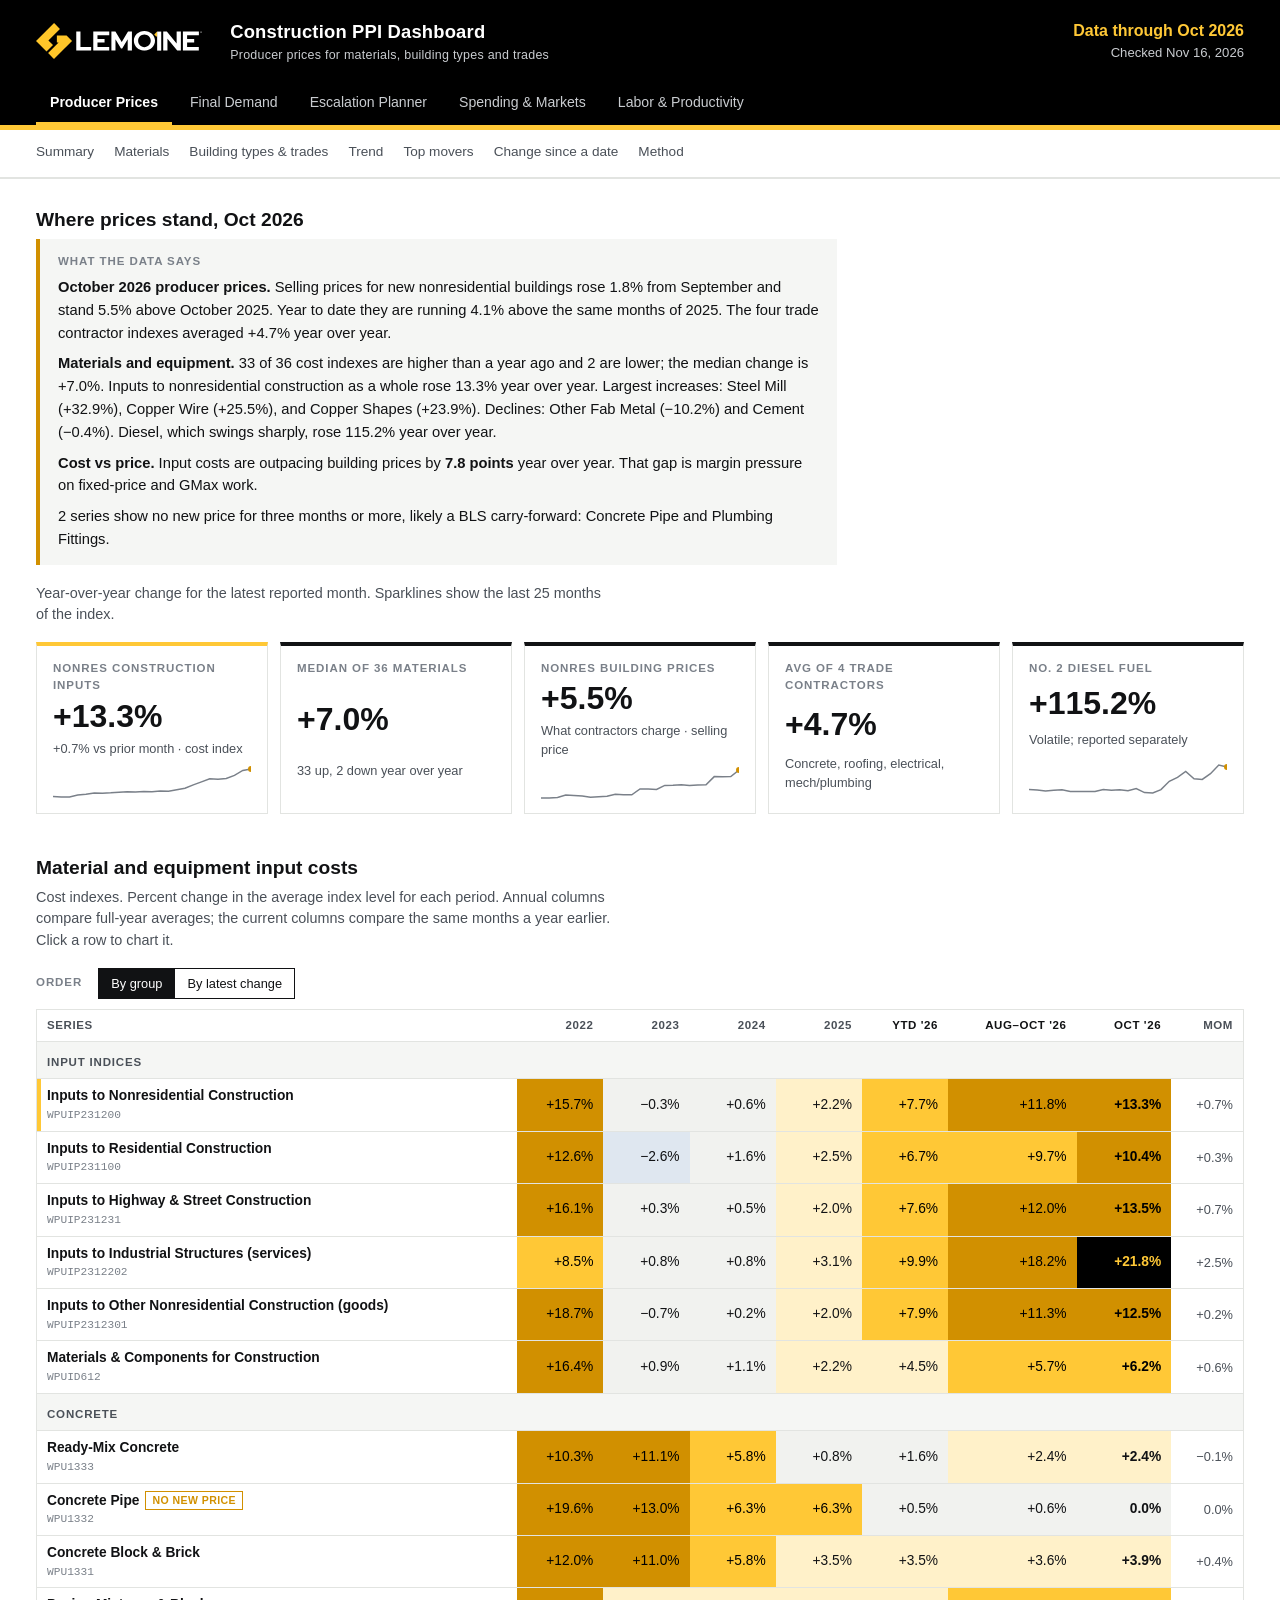
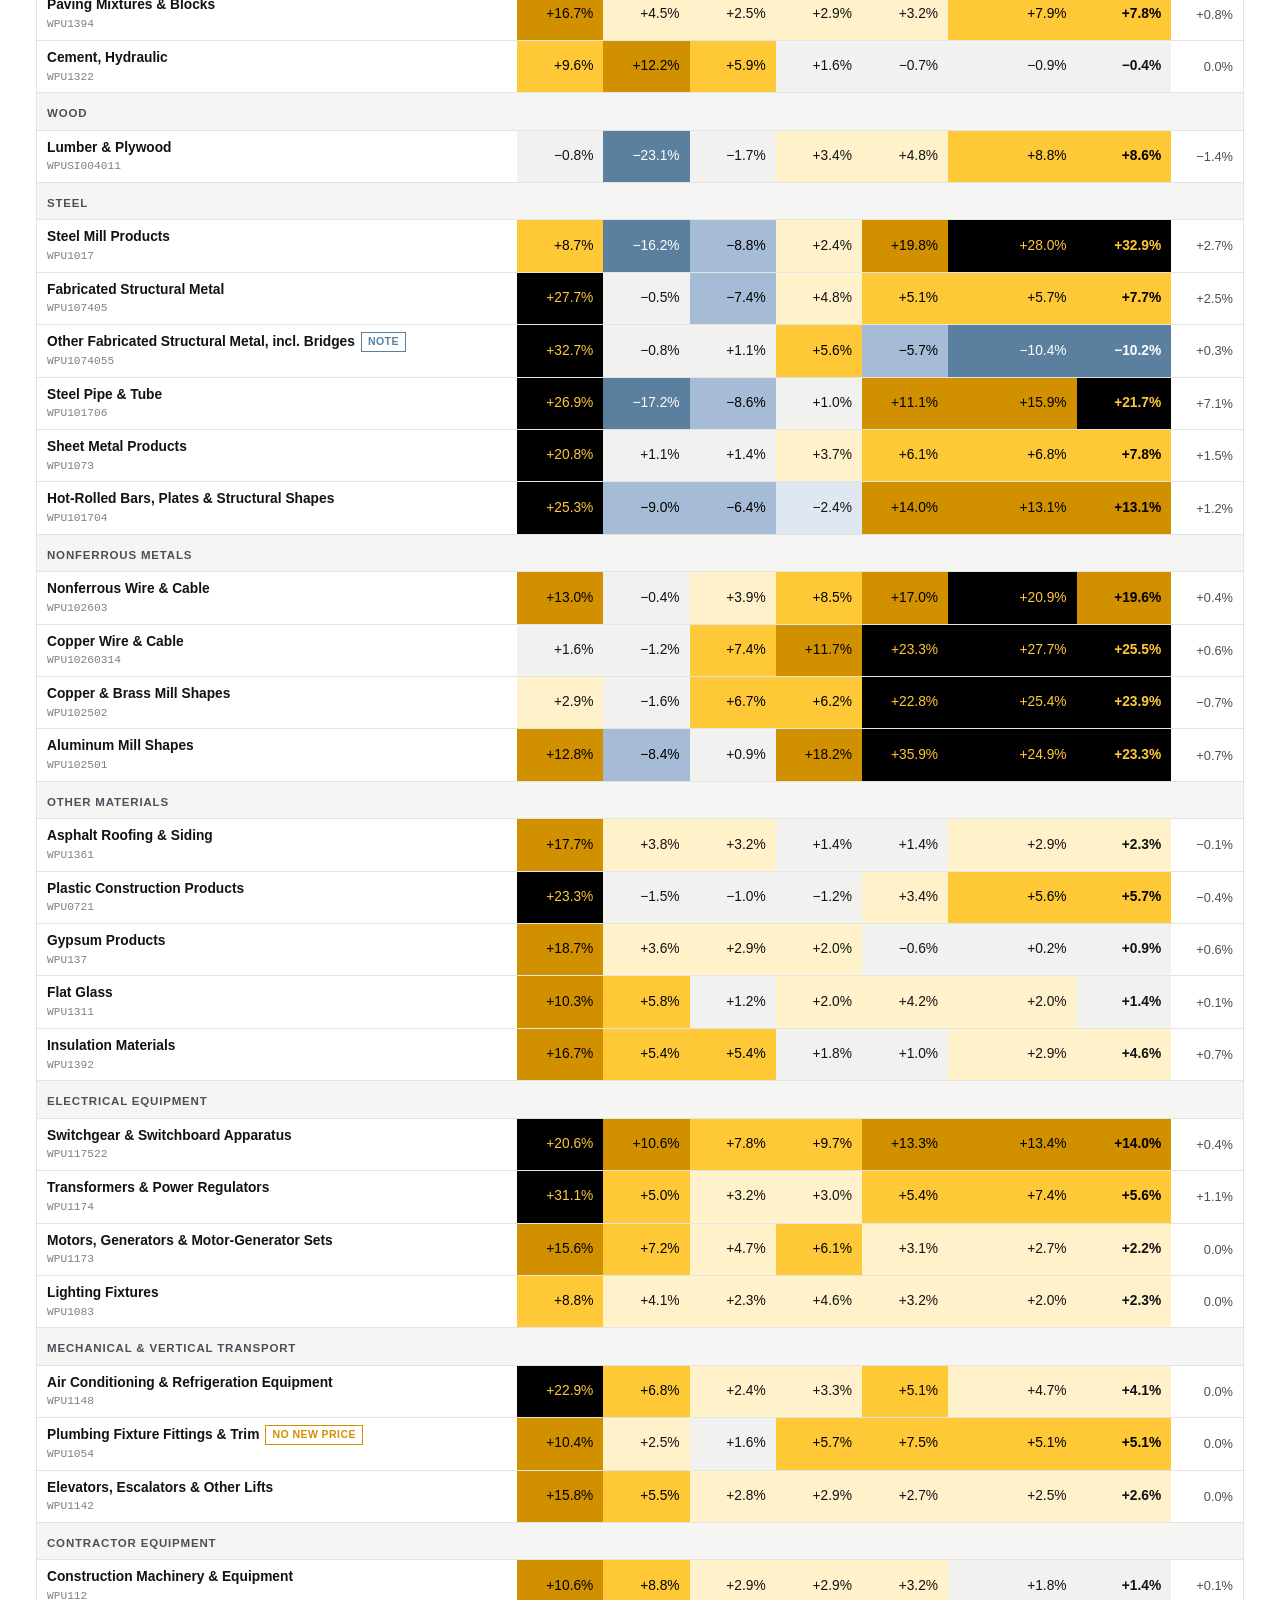
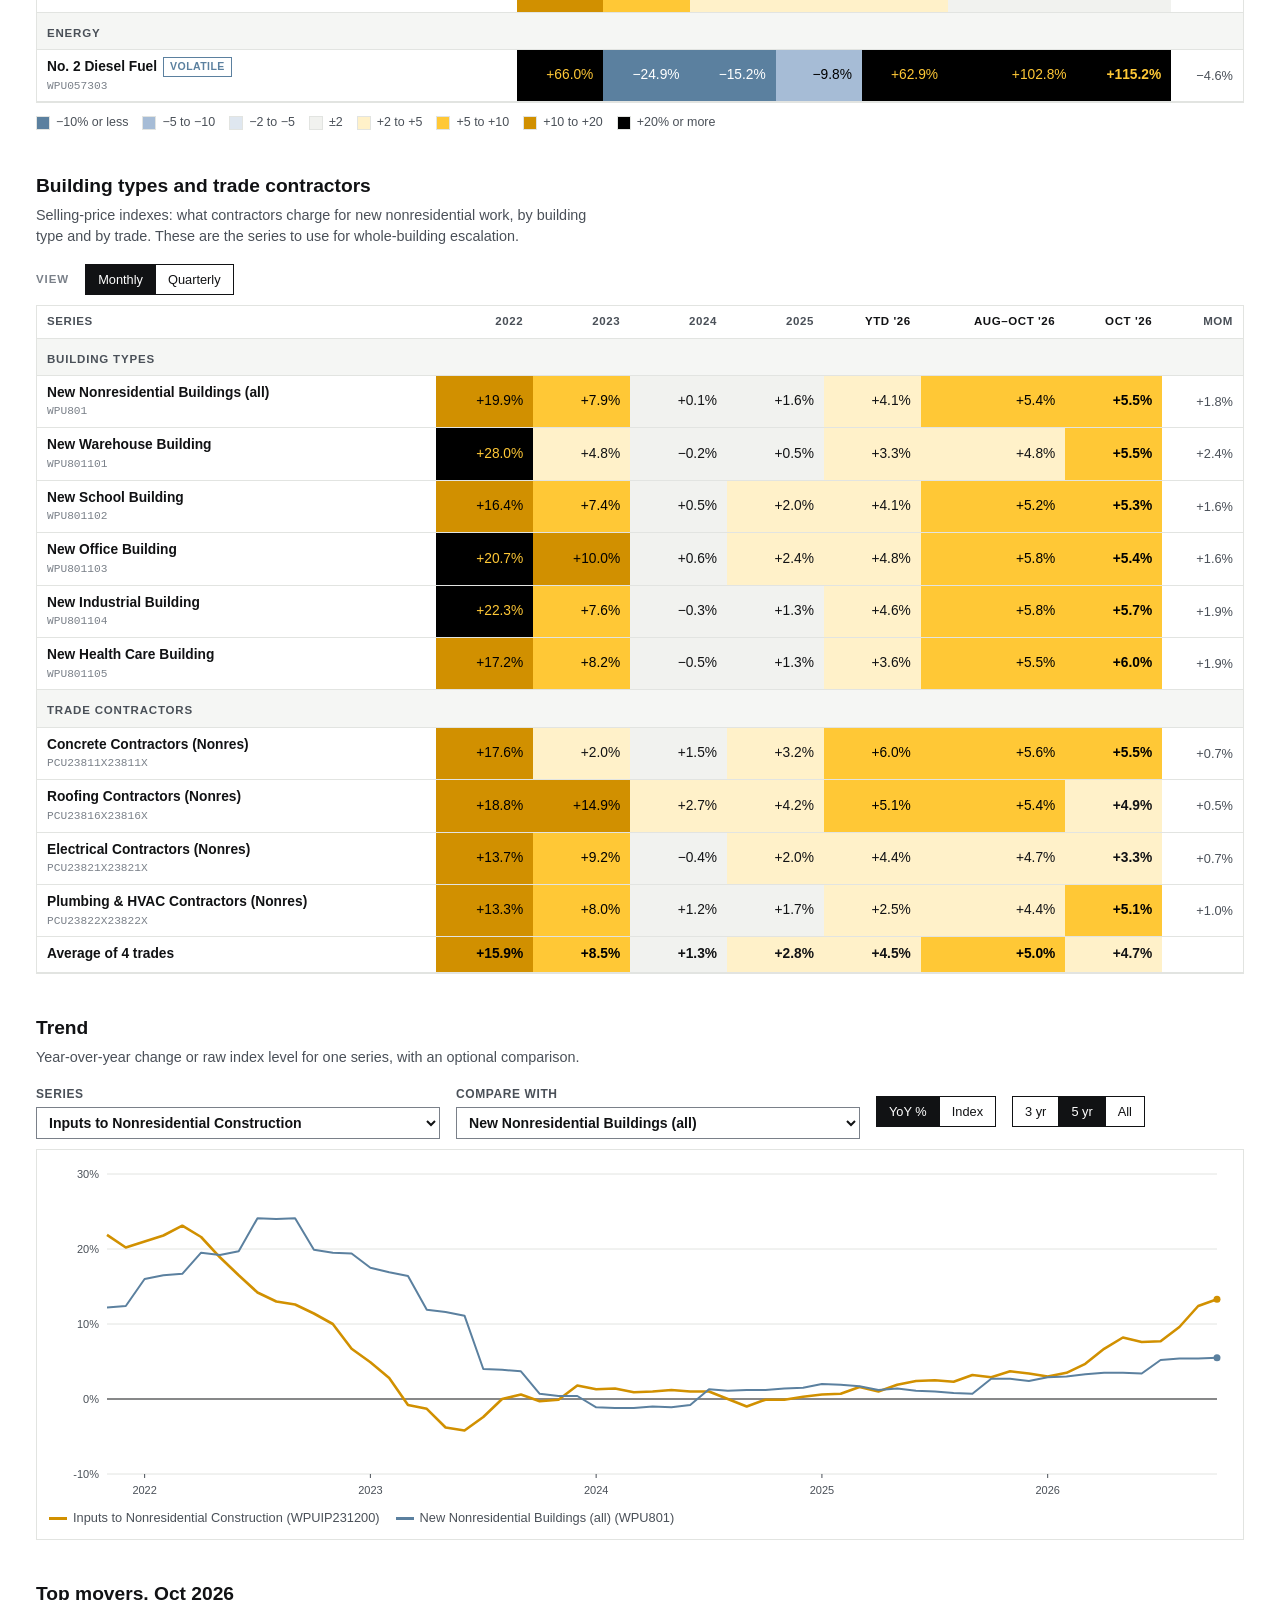
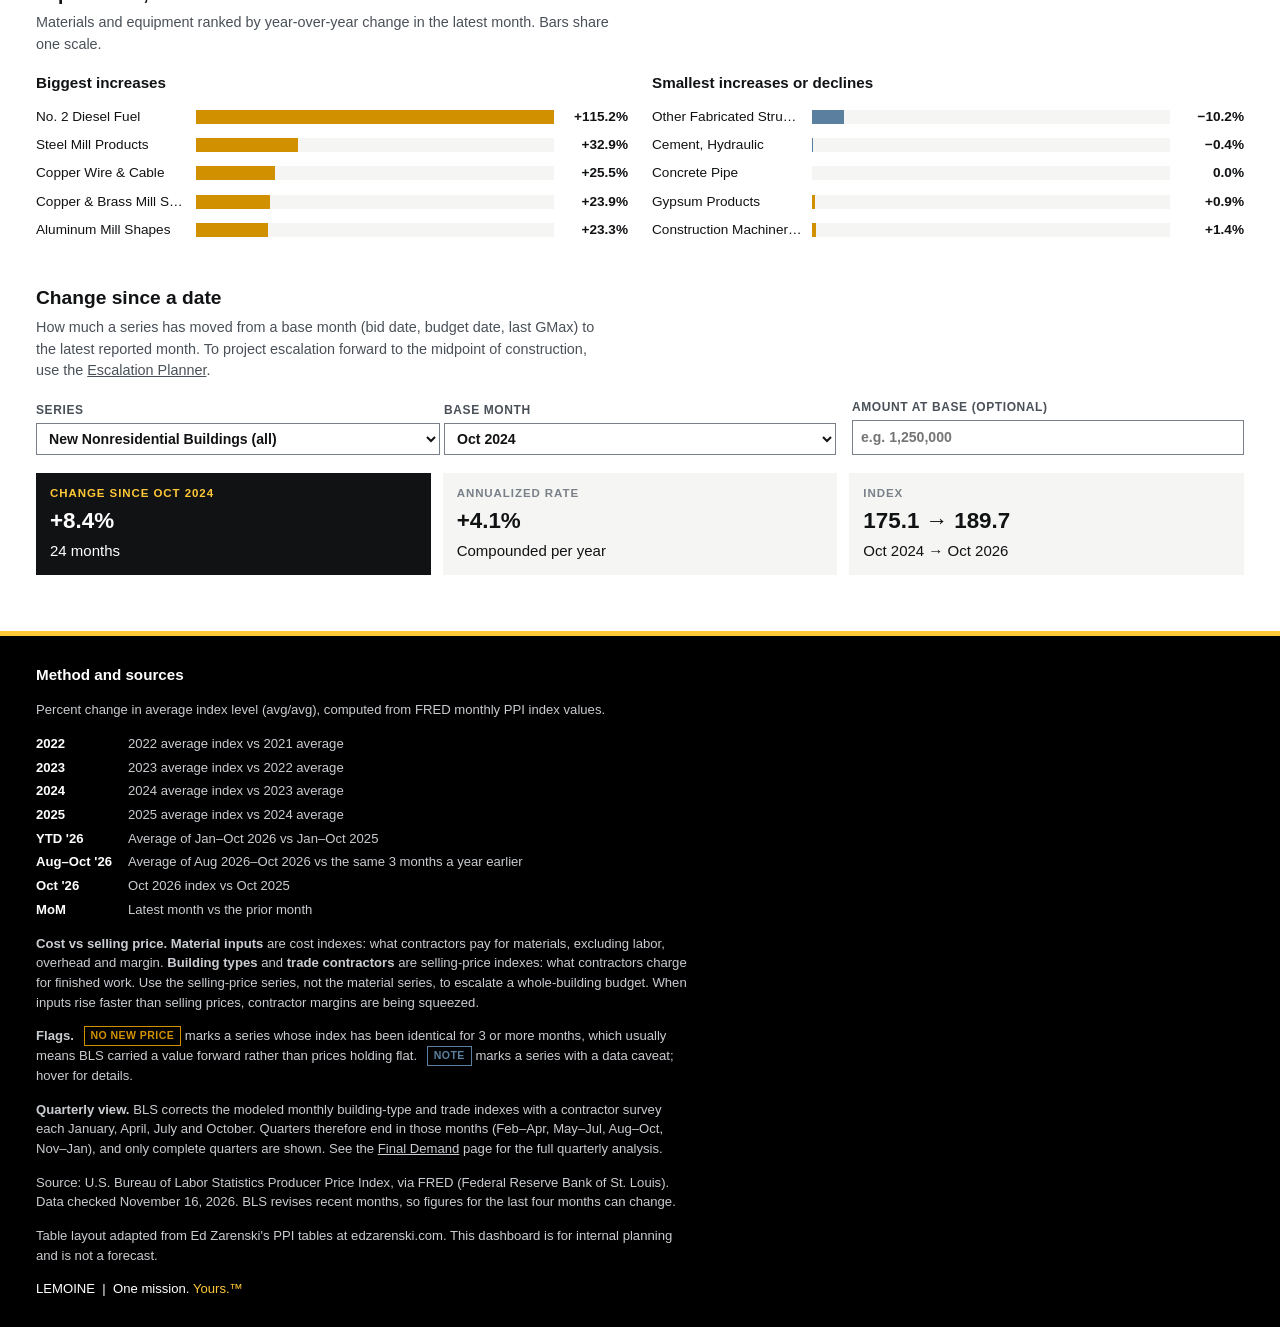
<file: site/index.html>
<!doctype html>
<html lang="en">
<head>
<meta charset="utf-8">
<meta name="viewport" content="width=device-width, initial-scale=1, viewport-fit=cover">
<title>LEMOINE Construction PPI Dashboard</title>
<meta name="description" content="Producer Price Index tracking for construction materials, building types and trade contractors. Updated automatically from FRED.">
<link rel="stylesheet" href="assets/site.css?v=8">
</head>
<body>
<div class="masthead">
<header class="band">
  <div class="wrap">
    <div class="brand">
      <img src="assets/logo-reversed.svg" alt="LEMOINE" onerror="this.remove()">
      <h1>Construction PPI Dashboard<small>Producer prices for materials, building types and trades</small></h1>
    </div>
    <div class="stamp" id="stamp"><strong>Loading data…</strong></div>
  </div>
</header>
<nav class="tabs" aria-label="Dashboards">
  <div class="wrap"><a href="./" aria-current="page">Producer Prices</a><a href="quarterly.html">Final Demand</a><a href="escalation.html">Escalation Planner</a><a href="spending.html">Spending &amp; Markets</a><a href="labor.html">Labor &amp; Productivity</a></div>
</nav>
<nav class="jump" aria-label="Sections">
  <div class="wrap">
    <a href="#summary">Summary</a><a href="#materials">Materials</a><a href="#buildings">Building types &amp; trades</a><a href="#trend-sec">Trend</a><a href="#movers">Top movers</a><a href="#escalation">Change since a date</a><a href="#method">Method</a>
  </div>
</nav>

</div>
<main>
  <div class="wrap" id="app">
    <p class="loading" id="loading">Loading the latest FRED data…</p>
  </div>
</main>

<footer id="method">
  <div class="wrap">
    <h2>Method and sources</h2>
    <p id="m-method"></p>
    <dl id="m-cols"></dl>
    <p><b>Cost vs selling price.</b> <b>Material inputs</b> are cost indexes: what contractors pay for materials, excluding labor, overhead and margin. <b>Building types</b> and <b>trade contractors</b> are selling-price indexes: what contractors charge for finished work. Use the selling-price series, not the material series, to escalate a whole-building budget. When inputs rise faster than selling prices, contractor margins are being squeezed.</p>
    <p><b>Flags.</b> <span class="flag">No new price</span> marks a series whose index has been identical for 3 or more months, which usually means BLS carried a value forward rather than prices holding flat. <span class="flag info">Note</span> marks a series with a data caveat; hover for details.</p>
    <p><b>Quarterly view.</b> BLS corrects the modeled monthly building-type and trade indexes with a contractor survey each January, April, July and October. Quarters therefore end in those months (Feb–Apr, May–Jul, Aug–Oct, Nov–Jan), and only complete quarters are shown. See the <a href="quarterly.html">Final Demand</a> page for the full quarterly analysis.</p>
    <p id="m-source"></p>
    <p>Table layout adapted from Ed Zarenski's PPI tables at edzarenski.com. This dashboard is for internal planning and is not a forecast.</p>
    <p class="tagline">LEMOINE &nbsp;|&nbsp; One mission. <span>Yours.™</span></p>
  </div>
</footer>

<script src="assets/common.js?v=8"></script>
<script>
(() => {
  'use strict';
  const { $, esc, fmtPct, fmtIdx, fmtMonth, fmtMoney, cssVar, spark, moved } = LD;
  const cellClass = (v) => v == null ? 'c-na' : v >= 20 ? 'c-u4' : v >= 10 ? 'c-u3' : v >= 5 ? 'c-u2' : v >= 2 ? 'c-u1' : v > -2 ? 'c-0' : v > -5 ? 'c-d1' : v > -10 ? 'c-d2' : 'c-d3';
  const fredUrl = (id) => `https://fred.stlouisfed.org/series/${encodeURIComponent(id)}`;

  let D, byId, state = { sort: 'group', bldView: 'monthly', a: 'WPUIP231200', b: 'WPU801', mode: 'yoy', range: 60 };

  const yoySeries = (s) => s.history.map((v, i) => (i >= 12 && v != null && s.history[i - 12] != null) ? Math.round((v / s.history[i - 12] - 1) * 1000) / 10 : null);

  function flags(s) {
    let f = '';
    if (s.staleSince) f += `<span class="flag" title="Index unchanged since ${fmtMonth(s.staleSince)}">No new price</span>`;
    if (s.note) f += `<span class="flag info" title="${esc(s.note)}">Note</span>`;
    if (s.volatile) f += `<span class="flag info" title="Swings sharply from month to month. Read with care.">Volatile</span>`;
    return f;
  }

  function narrative() {
    const S = D.summary, L = D.dataMonth, Ly = +L.slice(0, 4);
    const lead = byId.WPUIP231200, bldg = byId.WPU801, diesel = byId.WPU057303;
    const prev = LD.fmtMonthLong(LD.addMonths(L, -1)).split(' ')[0], yr = LD.fmtMonthLong(LD.addMonths(L, -12));
    const nm = (s) => esc(s.short || s.name);
    const p = [];
    if (bldg) {
      let t = `<b>${esc(LD.fmtMonthLong(L))} producer prices.</b> Selling prices for new nonresidential buildings ${moved(bldg.mom)} from ${prev} and stand ${Math.abs(bldg.cols.latest ?? 0).toFixed(1)}% ${(bldg.cols.latest ?? 0) >= 0 ? 'above' : 'below'} ${yr}.`;
      if (bldg.cols.ytd != null) t += ` Year to date they are running ${Math.abs(bldg.cols.ytd).toFixed(1)}% ${bldg.cols.ytd >= 0 ? 'above' : 'below'} the same months of ${Ly - 1}.`;
      if (D.tradeAvg?.latest != null) t += ` The four trade contractor indexes averaged ${fmtPct(D.tradeAvg.latest)} year over year.`;
      p.push(t);
    }
    const mats = D.series.filter((s) => s.kind === 'material' && s.cols.latest != null);
    const steady = mats.filter((s) => !s.volatile && s.id !== 'WPUIP231200');
    const up = [...steady].sort((a, b) => b.cols.latest - a.cols.latest).slice(0, 3).filter((s) => s.cols.latest > 0);
    const dn = [...steady].sort((a, b) => a.cols.latest - b.cols.latest).slice(0, 3).filter((s) => s.cols.latest < 0);
    let t = `<b>Materials and equipment.</b> ${S.up} of ${S.materialCount} cost indexes are higher than a year ago and ${S.down} are lower; the median change is ${fmtPct(S.medianLatest)}.`;
    if (lead) t += ` Inputs to nonresidential construction as a whole ${moved(lead.cols.latest)} year over year.`;
    if (up.length) t += ` Largest increases: ${LD.joinList(up.map((s) => `${nm(s)} (${fmtPct(s.cols.latest)})`))}.`;
    if (dn.length) t += ` ${dn.length === 1 ? 'Only decline' : 'Declines'}: ${LD.joinList(dn.map((s) => `${nm(s)} (${fmtPct(s.cols.latest)})`))}.`;
    if (diesel?.cols.latest != null) t += ` Diesel, which swings sharply, ${moved(diesel.cols.latest)} year over year.`;
    p.push(t);
    if (lead && bldg && lead.cols.latest != null && bldg.cols.latest != null) {
      const gap = Math.round((lead.cols.latest - bldg.cols.latest) * 10) / 10;
      p.push(`<b>Cost vs price.</b> Input costs are ${gap >= 0 ? 'outpacing' : 'trailing'} building prices by <b>${Math.abs(gap).toFixed(1)} points</b> year over year. ${gap >= 2 ? 'That gap is margin pressure on fixed-price and GMax work.' : gap <= -2 ? 'Contractor pricing is running ahead of input costs.' : 'The two are moving roughly together.'}`);
    }
    const stale = D.series.filter((s) => s.staleSince);
    if (stale.length) p.push(`${stale.length === 1 ? 'One series shows' : `${stale.length} series show`} no new price for three months or more, likely a BLS carry-forward: ${LD.joinList(stale.map(nm))}.`);
    return LD.readout(p);
  }

  function renderSummary() {
    const S = D.summary;
    const lead = byId.WPUIP231200, bldg = byId.WPU801, diesel = byId.WPU057303;
    const tile = (cls, eyebrow, val, sub, s) => `<div class="kpi ${cls}"><span class="eyebrow">${eyebrow}</span><span class="val num">${val}</span><span class="sub">${sub}</span>${s ? spark(s.history) : ''}</div>`;
    let html = `<section id="summary" aria-labelledby="h-sum"><h2 id="h-sum">Where prices stand, ${esc(D.dataMonthLabel)}</h2>${narrative()}<p class="lede">Year-over-year change for the latest reported month. Sparklines show the last 25 months of the index.</p><div class="kpis">`;
    if (lead) html += tile('lead', 'Nonres construction inputs', fmtPct(lead.cols.latest), `${fmtPct(lead.mom)} vs prior month · cost index`, lead);
    html += tile('', `Median of ${S.materialCount} materials`, fmtPct(S.medianLatest), `${S.up} up, ${S.down} down year over year`);
    if (bldg) html += tile('', 'Nonres building prices', fmtPct(bldg.cols.latest), 'What contractors charge · selling price', bldg);
    if (D.tradeAvg) html += tile('', 'Avg of 4 trade contractors', fmtPct(D.tradeAvg.latest), 'Concrete, roofing, electrical, mech/plumbing');
    if (diesel) html += tile('', 'No. 2 diesel fuel', fmtPct(diesel.cols.latest), 'Volatile; reported separately', diesel);
    html += `</div>`;
    return html + `</section>`;
  }

  function heatRows(list, opts = {}) {
    const cols = D.columns;
    let html = '', lastGroup = null;
    for (const s of list) {
      if (opts.groups && s.group !== lastGroup) { html += `<tr class="grp"><th colspan="${cols.length + 2}">${esc(s.group)}</th></tr>`; lastGroup = s.group; }
      html += `<tr class="row${state.a === s.id ? ' sel' : ''}" data-id="${esc(s.id)}" tabindex="0" title="Show ${esc(s.name)} in the trend chart"><td><span class="nm"><span class="t">${esc(s.name)}${flags(s)}</span><a class="id" href="${fredUrl(s.id)}" target="_blank" rel="noopener" title="${esc(s.title || 'View on FRED')}">${esc(s.id)}</a></span></td>`;
      for (const c of cols) { const v = s.cols[c.key]; html += `<td class="cell ${cellClass(v)}${c.key === 'latest' ? ' latest' : ''}">${fmtPct(v)}</td>`; }
      html += `<td class="mom">${fmtPct(s.mom)}</td></tr>`;
    }
    return html;
  }

  const heatHead = () => `<thead><tr><th scope="col">Series</th>${D.columns.map((c) => `<th scope="col" class="${c.group === 'Current' ? 'cur' : ''}" title="${esc(c.desc)}">${esc(c.label)}</th>`).join('')}<th scope="col" title="Latest month vs prior month">MoM</th></tr></thead>`;

  const legend = () => `<div class="legend" aria-label="Color key"><span><i class="c-d3"></i>−10% or less</span><span><i class="c-d2"></i>−5 to −10</span><span><i class="c-d1"></i>−2 to −5</span><span><i class="c-0"></i>±2</span><span><i class="c-u1"></i>+2 to +5</span><span><i class="c-u2"></i>+5 to +10</span><span><i class="c-u3"></i>+10 to +20</span><span><i class="c-u4"></i>+20% or more</span></div>`;

  function renderMaterials() {
    let list = D.series.filter((s) => s.kind === 'material');
    if (state.sort === 'latest') list = [...list].sort((a, b) => (b.cols.latest ?? -999) - (a.cols.latest ?? -999));
    return `<section id="materials" aria-labelledby="h-mat"><h2 id="h-mat">Material and equipment input costs</h2><p class="lede">Cost indexes. Percent change in the average index level for each period. Annual columns compare full-year averages; the current columns compare the same months a year earlier. Click a row to chart it.</p>
      <div class="toolbar"><span class="eyebrow">Order</span><div class="seg" role="group" aria-label="Row order"><button type="button" data-sort="group" aria-pressed="${state.sort === 'group'}">By group</button><button type="button" data-sort="latest" aria-pressed="${state.sort === 'latest'}">By latest change</button></div></div>
      <div class="tablebox"><table class="heat" id="t-mat">${heatHead()}<tbody>${heatRows(list, { groups: state.sort === 'group' })}</tbody></table></div>${legend()}</section>`;
  }

  // Quarterly: BLS survey quarters (ending Jan, Apr, Jul, Oct). Complete quarters only; YoY vs same quarter a year
  // earlier, plus the latest complete quarter vs the prior quarter. Full detail lives on the Final Demand page.
  function quarterTable(list) {
    const qs = list.map((s) => LD.surveyQuarters(D.months, s.history).filter((q) => q.complete));
    const keys = [...new Set(qs.flatMap((arr) => arr.map((q) => q.key)))].sort();
    const shown = keys.slice(-6); const lastQ = shown.at(-1);
    const byKey = qs.map((arr) => Object.fromEntries(arr.map((q) => [q.key, q])));
    const back = (k, n) => { const [y, q] = [+k.slice(0, 4), +k.slice(6)]; const t = y * 4 + (q - 1) - n; return `${Math.floor(t / 4)}-Q${(t % 4) + 1}`; };
    const meta = Object.fromEntries(qs.flat().map((q) => [q.key, q]));
    const rowVals = (o) => [...shown.map((k) => LD.pctChange(o[k]?.avg, o[back(k, 4)]?.avg)), LD.pctChange(o[lastQ]?.avg, o[back(lastQ, 1)]?.avg)];
    let html = `<thead><tr><th scope="col">Series</th>${shown.map((k) => `<th scope="col" title="${esc(meta[k].span)} average vs same quarter a year earlier">${esc(meta[k].short)} YoY</th>`).join('')}<th scope="col" class="cur" title="${esc(meta[lastQ].span)} vs prior quarter">${esc(meta[lastQ].short)} QoQ</th></tr></thead><tbody>`;
    let lastGroup = null; const tradeRows = [];
    list.forEach((s, i) => {
      if (s.group !== lastGroup) { html += `<tr class="grp"><th colspan="${shown.length + 2}">${esc(s.group)}</th></tr>`; lastGroup = s.group; }
      const vals = rowVals(byKey[i]); if (s.kind === 'trade') tradeRows.push(vals);
      html += `<tr class="row" data-id="${esc(s.id)}" tabindex="0"><td><span class="nm"><span class="t">${esc(s.name)}</span><span class="id">${esc(s.id)}</span></span></td>${vals.map((v, k) => `<td class="cell ${k === vals.length - 1 ? '' : cellClass(v)}${k === vals.length - 1 ? ' latest' : ''}">${fmtPct(v)}</td>`).join('')}</tr>`;
    });
    if (tradeRows.length === 4) {
      const avg = tradeRows[0].map((_, k) => tradeRows.some((r) => r[k] == null) ? null : Math.round(tradeRows.reduce((a, r) => a + r[k], 0) / 4 * 10) / 10);
      html += `<tr class="avg"><td>Average of 4 trades</td>${avg.map((v, k) => `<td class="cell ${k === avg.length - 1 ? '' : cellClass(v)}${k === avg.length - 1 ? ' latest' : ''}">${fmtPct(v)}</td>`).join('')}</tr>`;
    }
    return html + '</tbody>';
  }

  function renderBuildings() {
    const b = D.series.filter((s) => s.kind === 'building');
    const t = D.series.filter((s) => s.kind === 'trade');
    let body;
    if (state.bldView === 'quarterly') body = quarterTable([...b, ...t]);
    else {
      let avgRow = '';
      if (D.tradeAvg) avgRow = `<tr class="avg"><td>Average of 4 trades</td>${D.columns.map((c) => `<td class="cell ${cellClass(D.tradeAvg[c.key])}${c.key === 'latest' ? ' latest' : ''}">${fmtPct(D.tradeAvg[c.key])}</td>`).join('')}<td></td></tr>`;
      body = `${heatHead()}<tbody>${heatRows(b, { groups: true })}${heatRows(t, { groups: true })}${avgRow}</tbody>`;
    }
    return `<section id="buildings" aria-labelledby="h-bld"><h2 id="h-bld">Building types and trade contractors</h2><p class="lede">Selling-price indexes: what contractors charge for new nonresidential work, by building type and by trade. These are the series to use for whole-building escalation.</p>
      <div class="toolbar"><span class="eyebrow">View</span><div class="seg" role="group" aria-label="Period view"><button type="button" data-bview="monthly" aria-pressed="${state.bldView === 'monthly'}">Monthly</button><button type="button" data-bview="quarterly" aria-pressed="${state.bldView === 'quarterly'}">Quarterly</button></div></div>
      <div class="tablebox"><table class="heat" id="t-bld">${body}</table></div></section>`;
  }

  function seriesOptions(selected, allowNone) {
    const groups = {};
    for (const s of D.series) (groups[s.group] ||= []).push(s);
    let o = allowNone ? `<option value="">None</option>` : '';
    for (const [g, list] of Object.entries(groups)) o += `<optgroup label="${esc(g)}${list[0].kind === 'material' ? ' (cost only)' : ' (selling price)'}">${list.map((s) => `<option value="${esc(s.id)}"${s.id === selected ? ' selected' : ''}>${esc(s.name)}</option>`).join('')}</optgroup>`;
    return o;
  }

  function renderTrendShell() {
    return `<section id="trend-sec" aria-labelledby="h-tr"><h2 id="h-tr">Trend</h2><p class="lede">Year-over-year change or raw index level for one series, with an optional comparison.</p>
      <div class="toolbar">
        <label class="f">Series<select id="sel-a">${seriesOptions(state.a)}</select></label>
        <label class="f">Compare with<select id="sel-b">${seriesOptions(state.b, true)}</select></label>
        <div class="seg" role="group" aria-label="Measure"><button type="button" data-mode="yoy" aria-pressed="${state.mode === 'yoy'}">YoY %</button><button type="button" data-mode="index" aria-pressed="${state.mode === 'index'}">Index</button></div>
        <div class="seg" role="group" aria-label="Range"><button type="button" data-range="36" aria-pressed="${state.range === 36}">3 yr</button><button type="button" data-range="60" aria-pressed="${state.range === 60}">5 yr</button><button type="button" data-range="0" aria-pressed="${state.range === 0}">All</button></div>
      </div>
      <div class="chartbox"><svg id="trend" role="img" aria-label="Trend chart"></svg><div class="tip" id="tip"></div><div class="keyline" id="keyline"></div></div></section>`;
  }

  function drawTrend() {
    const svg = $('#trend'); if (!svg) return;
    const start = state.range ? Math.max(0, D.months.length - state.range) : 0;
    const pick = (id, color, width) => { const s = byId[id]; if (!s) return null; return { label: `${s.name} (${s.id})`, short: s.short, values: (state.mode === 'yoy' ? yoySeries(s) : s.history).slice(start), color, width }; };
    const lines = [pick(state.a, cssVar('--gold'), 2.6), state.b ? pick(state.b, cssVar('--midblue'), 2) : null].filter(Boolean);
    const f = state.mode === 'yoy' ? (v) => (v == null ? '–' : `${v}%`) : (v) => (v == null ? '–' : v);
    LD.lineChart(svg, { months: D.months.slice(start), lines, zero: state.mode === 'yoy', yFmt: f, tipFmt: state.mode === 'yoy' ? fmtPct : fmtIdx, keyEl: $('#keyline'), tipEl: $('#tip') });
  }

  function renderMovers() {
    const max = Math.max(...D.series.filter((s) => s.kind === 'material').map((s) => Math.abs(s.cols.latest ?? 0)), 1);
    const bars = (ids) => ids.map((id) => byId[id]).filter(Boolean).map((s) => { const v = s.cols.latest; const w = Math.abs(v) / max * 100; const col = v >= 0 ? 'var(--gold)' : 'var(--midblue)';
      return `<div class="bar" data-id="${esc(s.id)}" title="Show ${esc(s.name)} in the trend chart"><span class="lab">${esc(s.name)}</span><span class="track"><span class="fill" style="width:${w.toFixed(1)}%;background:${col}"></span></span><span class="v">${fmtPct(v)}</span></div>`; }).join('');
    return `<section id="movers" aria-labelledby="h-mv"><h2 id="h-mv">Top movers, ${esc(D.dataMonthLabel)}</h2><p class="lede">Materials and equipment ranked by year-over-year change in the latest month. Bars share one scale.</p>
      <div class="movers"><div class="mv"><h3>Biggest increases</h3>${bars(D.summary.gainers)}</div><div class="mv"><h3>Smallest increases or declines</h3>${bars(D.summary.decliners)}</div></div></section>`;
  }

  function renderCalcShell() {
    return `<section id="escalation" aria-labelledby="h-esc"><h2 id="h-esc">Change since a date</h2><p class="lede">How much a series has moved from a base month (bid date, budget date, last GMax) to the latest reported month. To project escalation forward to the midpoint of construction, use the <a href="escalation.html">Escalation Planner</a>.</p>
      <div class="calc">
        <label class="f">Series<select id="c-series">${seriesOptions('WPU801')}</select></label>
        <label class="f">Base month<select id="c-base"></select></label>
        <label class="f">Amount at base (optional)<input type="text" id="c-amt" inputmode="decimal" placeholder="e.g. 1,250,000" autocomplete="off"></label>
      </div>
      <div class="calc-out" id="c-out" aria-live="polite"></div></section>`;
  }

  function fillBase(keep) {
    const s = byId[$('#c-series').value]; const sel = $('#c-base');
    const opts = D.months.map((m, i) => [m, s.history[i]]).filter(([, v]) => v != null);
    const def = keep && opts.some(([m]) => m === keep) ? keep : (opts[Math.max(0, opts.length - 25)] || opts[0])[0];
    sel.innerHTML = opts.slice(0, -1).reverse().map(([m]) => `<option value="${m}"${m === def ? ' selected' : ''}>${fmtMonth(m)}</option>`).join('');
  }

  function calc() {
    const s = byId[$('#c-series').value]; const base = $('#c-base').value; if (!s || !base) return;
    const bi = D.months.indexOf(base); const bv = s.history[bi];
    let li = s.history.length - 1; while (li > 0 && s.history[li] == null) li--;
    const lv = s.history[li]; const n = li - bi;
    const ch = (lv / bv - 1) * 100; const ann = n > 0 ? (Math.pow(lv / bv, 12 / n) - 1) * 100 : null;
    const amt = parseFloat(($('#c-amt').value || '').replace(/[^0-9.]/g, ''));
    let html = `<div class="hero"><span class="eyebrow">Change since ${fmtMonth(base)}</span><b>${fmtPct(Math.round(ch * 10) / 10)}</b><span>${n} months</span></div>`;
    html += `<div><span class="eyebrow">Annualized rate</span><b>${ann == null ? '–' : fmtPct(Math.round(ann * 10) / 10)}</b><span>Compounded per year</span></div>`;
    html += `<div><span class="eyebrow">Index</span><b>${fmtIdx(bv)} → ${fmtIdx(lv)}</b><span>${fmtMonth(base)} → ${fmtMonth(D.months[li])}</span></div>`;
    if (!isNaN(amt) && amt > 0) html += `<div><span class="eyebrow">Escalated amount</span><b>${fmtMoney(amt * lv / bv)}</b><span>${fmtMoney(amt * lv / bv - amt)} change on ${fmtMoney(amt)}</span></div>`;
    if (s.kind === 'material') html += `<div><span class="eyebrow">Cost index</span><b style="font-size:1rem">Material cost only</b><span>Excludes labor, overhead and margin. Use a building type for whole-building escalation.</span></div>`;
    if (s.staleSince) html += `<div><span class="eyebrow">Caution</span><b style="font-size:1rem">No new price since ${fmtMonth(s.staleSince)}</b><span>Result may understate the change.</span></div>`;
    $('#c-out').innerHTML = html;
  }

  function selectSeries(id) {
    state.a = id; $('#sel-a').value = id; drawTrend();
    document.querySelectorAll('tr.row').forEach((r) => r.classList.toggle('sel', r.dataset.id === id));
  }

  function wire() {
    document.addEventListener('click', (e) => {
      if (e.target.closest('a')) return;
      const sortBtn = e.target.closest('[data-sort]');
      if (sortBtn) { state.sort = sortBtn.dataset.sort; $('#materials').outerHTML = renderMaterials(); return; }
      const bv = e.target.closest('[data-bview]');
      if (bv) { state.bldView = bv.dataset.bview; $('#buildings').outerHTML = renderBuildings(); return; }
      const modeBtn = e.target.closest('[data-mode]');
      if (modeBtn) { state.mode = modeBtn.dataset.mode; modeBtn.parentElement.querySelectorAll('button').forEach((b) => b.setAttribute('aria-pressed', b === modeBtn)); drawTrend(); return; }
      const rangeBtn = e.target.closest('[data-range]');
      if (rangeBtn) { state.range = +rangeBtn.dataset.range; rangeBtn.parentElement.querySelectorAll('button').forEach((b) => b.setAttribute('aria-pressed', b === rangeBtn)); drawTrend(); return; }
      const row = e.target.closest('[data-id]');
      if (row) selectSeries(row.dataset.id);
    });
    document.addEventListener('keydown', (e) => { const row = e.target.closest?.('tr.row'); if (row && (e.key === 'Enter' || e.key === ' ')) { e.preventDefault(); selectSeries(row.dataset.id); } });
    $('#sel-a').addEventListener('change', (e) => selectSeries(e.target.value));
    $('#sel-b').addEventListener('change', (e) => { state.b = e.target.value; drawTrend(); });
    $('#c-series').addEventListener('change', () => { fillBase($('#c-base').value); calc(); });
    $('#c-base').addEventListener('change', calc);
    $('#c-amt').addEventListener('input', calc);
    LD.onRedraw(() => { $('#summary').outerHTML = renderSummary(); drawTrend(); });
  }

  function renderFooter() {
    $('#m-method').textContent = D.method;
    $('#m-cols').innerHTML = D.columns.map((c) => `<dt>${esc(c.label)}</dt><dd>${esc(c.desc)}</dd>`).join('') + `<dt>MoM</dt><dd>Latest month vs the prior month</dd>`;
    const up = new Date(D.generatedAt);
    $('#m-source').innerHTML = `Source: ${esc(D.source)} Data checked ${up.toLocaleDateString('en-US', { month: 'long', day: 'numeric', year: 'numeric' })}. BLS revises recent months, so figures for the last four months can change.${D.failedSeries?.length ? ` Not refreshed on the last run: ${D.failedSeries.map(esc).join(', ')}.` : ''}`;
  }

  LD.loadJSON('data.json').then((data) => {
    D = data; byId = Object.fromEntries(D.series.map((s) => [s.id, s]));
    if (!byId[state.a]) state.a = D.series[0].id;
    LD.setStamp(D.dataMonthLabel, D.generatedAt);
    $('#app').innerHTML = renderSummary() + renderMaterials() + renderBuildings() + renderTrendShell() + renderMovers() + renderCalcShell();
    renderFooter(); wire(); drawTrend(); fillBase(); calc();
  }).catch((err) => {
    $('#loading').textContent = `The data file could not be loaded (${err.message}). Try again in a minute; if it persists, check the latest GitHub Actions run.`;
    $('#stamp').innerHTML = '<strong>Data unavailable</strong>';
  });
})();
</script>
</body>
</html>
</file>
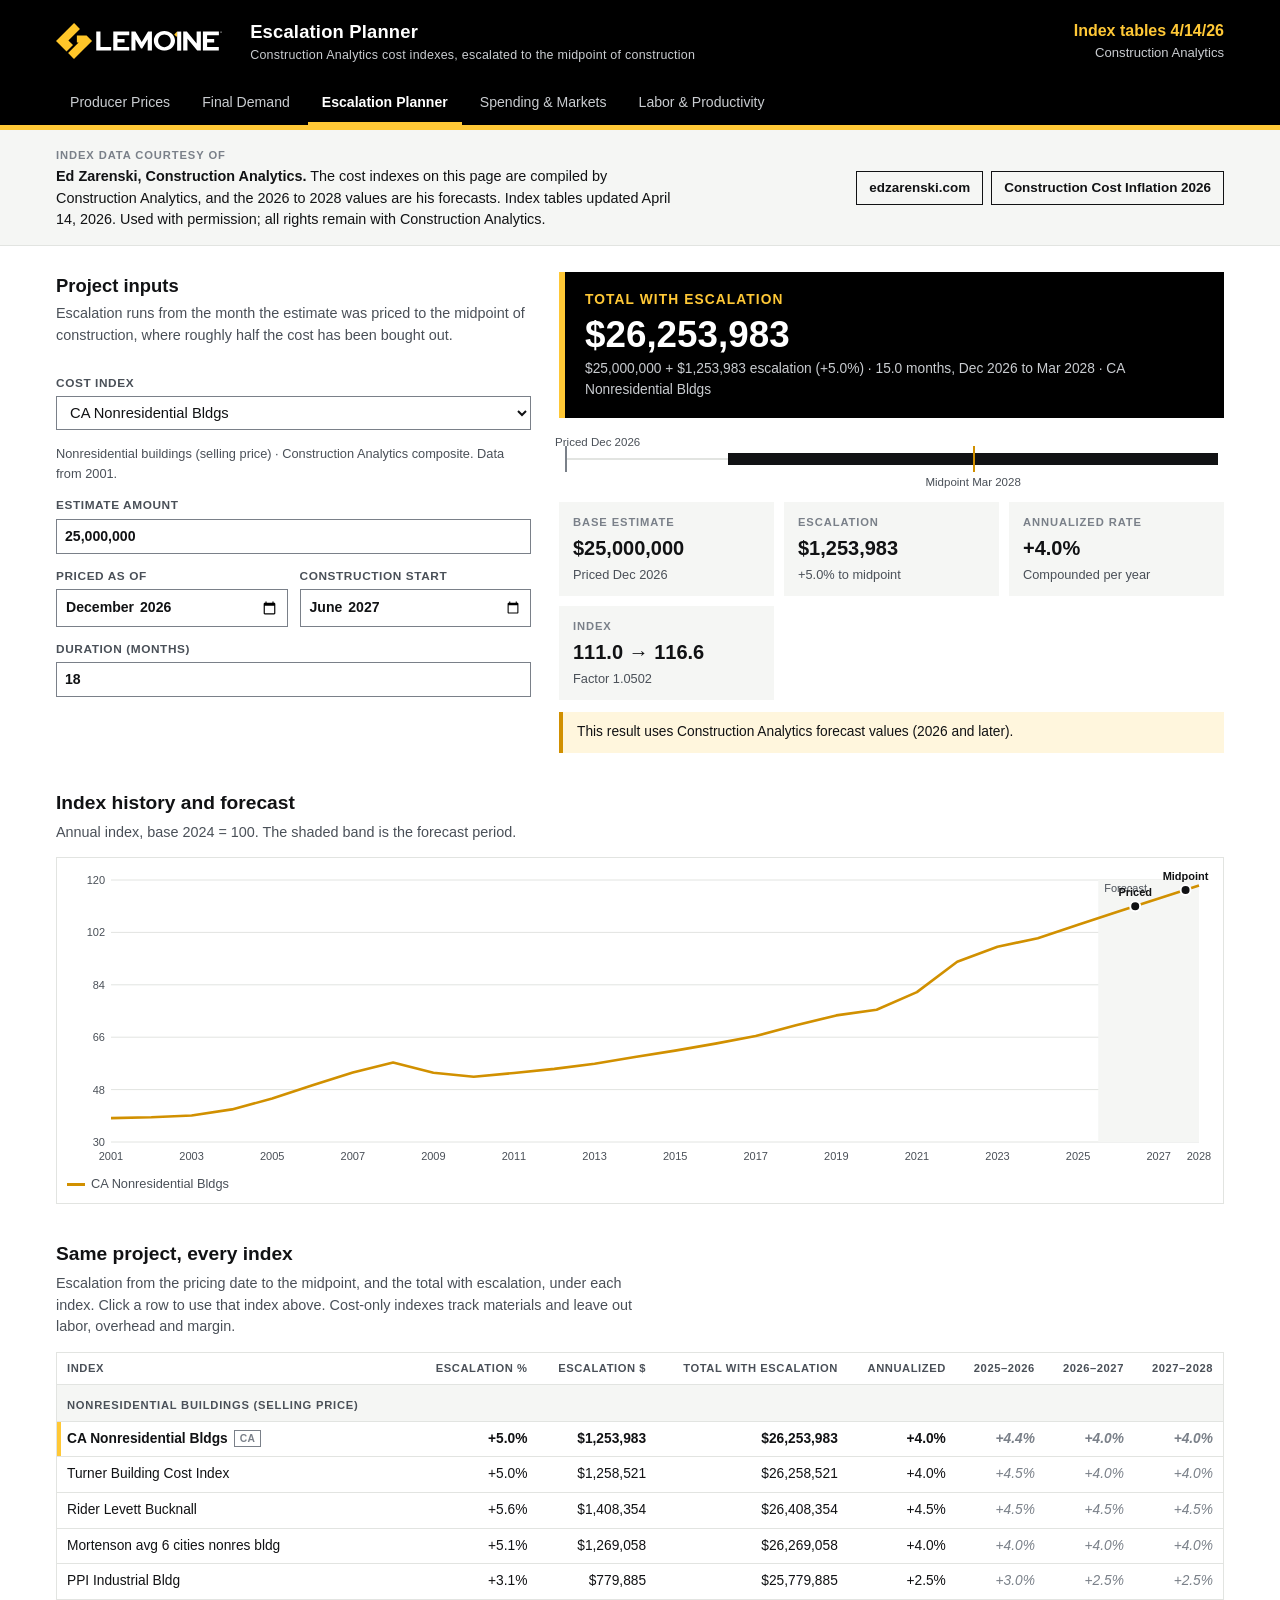
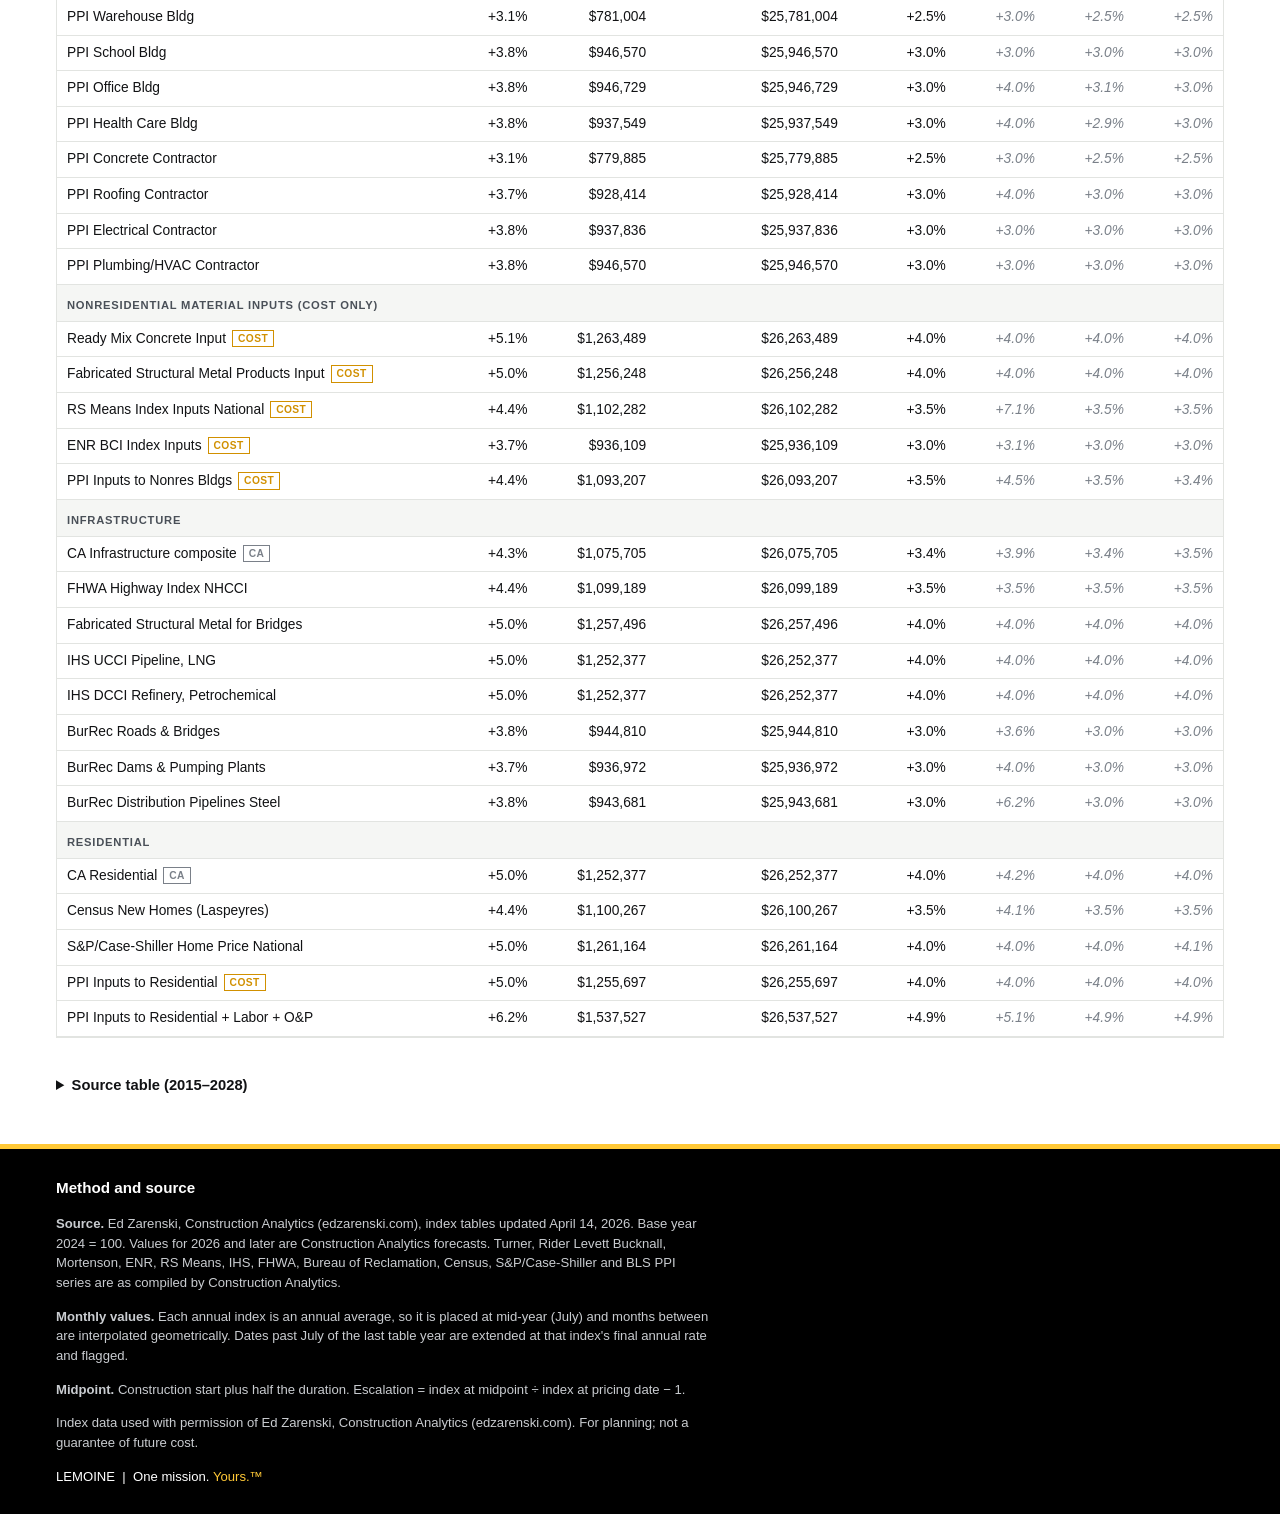
<file: site/escalation.html>
<!doctype html>
<html lang="en">
<head>
<meta charset="utf-8">
<meta name="viewport" content="width=device-width, initial-scale=1, viewport-fit=cover">
<title>LEMOINE Escalation Planner</title>
<meta name="description" content="Escalate an estimate to the midpoint of construction using Construction Analytics cost indexes.">
<link rel="stylesheet" href="assets/site.css?v=8">
<style>
/* Layout: black brand band, then inputs and result side by side on desktop, then index chart, then all-index comparison. */
:root {
  --yellow: #FFC836; --gold: #D19000; --navy: #003B5E; --midblue: #5B809F;
  --ink: #111214; --ink-2: #4a5058; --ink-3: #7a8089;
  --paper: #ffffff; --paper-2: #f5f6f4; --rule: #e2e4e1;
  --band: #000000; --band-ink: #ffffff; --band-ink-2: #c9ccd0;
  --up-text: #8a5f00; --warn-bg: #fff6dd; --focus: #003B5E;
  --font: Aptos, "Segoe UI", Arial, Helvetica, sans-serif;
  --mono: "Cascadia Mono", Consolas, "SF Mono", Menlo, monospace;
}
@media (prefers-color-scheme: dark) { :root:not([data-theme="light"]) {
  --ink: #eceeea; --ink-2: #b4b9bf; --ink-3: #8a9097; --paper: #121314; --paper-2: #1b1d1f; --rule: #2c2f33;
  --up-text: #FFC836; --warn-bg: #2d2610; --focus: #A6BCD6; color-scheme: dark; } }
:root[data-theme="dark"] {
  --ink: #eceeea; --ink-2: #b4b9bf; --ink-3: #8a9097; --paper: #121314; --paper-2: #1b1d1f; --rule: #2c2f33;
  --up-text: #FFC836; --warn-bg: #2d2610; --focus: #A6BCD6; color-scheme: dark; }
* { box-sizing: border-box; }
body { background: var(--paper); color: var(--ink); font: 15px/1.5 var(--font); }
.wrap { max-width: 1200px; margin: 0 auto; padding-left: max(16px, env(safe-area-inset-left, 0px)); padding-right: max(16px, env(safe-area-inset-right, 0px)); }
:focus-visible { outline: 2px solid var(--focus); outline-offset: 2px; }
main .wrap { display: grid; gap: 36px; padding-block: 26px 48px; }
h2 { font-size: 1.15rem; margin: 0 0 4px; text-wrap: balance; }
.lede { margin: 0 0 14px; color: var(--ink-2); font-size: .9rem; max-width: 75ch; }
.eyebrow { font-size: .7rem; text-transform: uppercase; letter-spacing: .08em; color: var(--ink-3); font-weight: 600; }
.top { display: grid; grid-template-columns: minmax(0, 5fr) minmax(0, 7fr); gap: 28px; align-items: start; }
@media (max-width: 860px) { .top { grid-template-columns: minmax(0, 1fr); } }
.form { display: grid; gap: 14px; }
label.f { display: grid; gap: 4px; font-size: .74rem; text-transform: uppercase; letter-spacing: .05em; color: var(--ink-2); font-weight: 600; min-width: 0; }
select, input { font: inherit; font-size: .92rem; padding: 7px 9px; border: 1px solid var(--ink-3); background: var(--paper); color: var(--ink); width: 100%; min-width: 0; text-transform: none; letter-spacing: 0; font-weight: 400; }
.row2 { display: grid; grid-template-columns: repeat(2, minmax(0, 1fr)); gap: 12px; }
.hint { font-size: .8rem; color: var(--ink-2); margin: 0; }
.result { display: grid; gap: 12px; }
.hero { background: var(--band); color: var(--band-ink); padding: 18px 20px; display: grid; gap: 4px; border-left: 6px solid var(--yellow); }
.hero .eyebrow { color: var(--yellow); }
.hero b { font-size: 2.3rem; line-height: 1.1; font-variant-numeric: tabular-nums; }
.hero span { color: var(--band-ink-2); font-size: .86rem; }
.cards { display: grid; grid-template-columns: repeat(auto-fit, minmax(170px, 1fr)); gap: 10px; }
.card { background: var(--paper-2); padding: 12px 14px; display: grid; gap: 2px; min-width: 0; }
.card b { font-size: 1.25rem; font-variant-numeric: tabular-nums; }
.card span:last-child { font-size: .8rem; color: var(--ink-2); }
.warn { background: var(--warn-bg); border-left: 4px solid var(--gold); padding: 10px 14px; font-size: .86rem; }
.timeline { position: relative; height: 56px; margin: 4px 6px 0; }
.timeline .track { position: absolute; left: 0; right: 0; top: 24px; height: 2px; background: var(--rule); }
.timeline .bar { position: absolute; top: 19px; height: 12px; background: var(--ink); }
.timeline .mk { position: absolute; top: 12px; width: 2px; height: 26px; }
.timeline .lb { position: absolute; font-size: .72rem; color: var(--ink-2); white-space: nowrap; transform: translateX(-50%); }
.chartbox { border: 1px solid var(--rule); padding: 10px; }
.chartbox svg { width: 100%; height: 300px; display: block; }
.keyline { display: flex; flex-wrap: wrap; gap: 4px 18px; font-size: .8rem; color: var(--ink-2); margin-top: 6px; }
.keyline i { display: inline-block; width: 18px; height: 3px; vertical-align: middle; margin-right: 6px; }
.tablebox { overflow-x: auto; border: 1px solid var(--rule); }
table { border-collapse: collapse; width: 100%; font-size: .86rem; }
th, td { padding: 7px 10px; border-bottom: 1px solid var(--rule); text-align: right; white-space: nowrap; font-variant-numeric: tabular-nums; }
th:first-child, td:first-child { text-align: left; white-space: normal; }
thead th { font-size: .7rem; text-transform: uppercase; letter-spacing: .05em; color: var(--ink-2); font-weight: 600; vertical-align: bottom; }
tr.grp th { text-align: left; background: var(--paper-2); font-size: .7rem; text-transform: uppercase; letter-spacing: .07em; color: var(--ink-2); padding-top: 12px; }
tbody tr.pick { cursor: pointer; }
tbody tr.pick:hover td:first-child, tbody tr.sel td:first-child { box-shadow: inset 4px 0 0 var(--yellow); }
tr.sel td { font-weight: 700; }
td.fc { color: var(--ink-3); font-style: italic; }
.tag { display: inline-block; margin-left: 6px; font-size: .64rem; font-weight: 700; letter-spacing: .04em; text-transform: uppercase; padding: 0 5px; border: 1px solid currentColor; color: var(--ink-3); vertical-align: 1px; }
.tag.cost { color: var(--gold); }
details summary { cursor: pointer; font-weight: 600; font-size: .92rem; }
.credit { background: var(--paper-2); border-bottom: 1px solid var(--rule); }
.credit .wrap { display: flex; flex-wrap: wrap; align-items: center; justify-content: space-between; gap: 10px 28px; padding-block: 14px; }
.credit p { margin: 0; max-width: 78ch; font-size: .9rem; }
.credit .who { font-weight: 700; }
.credit .links { display: flex; flex-wrap: wrap; gap: 8px; }
.credit a { font-size: .84rem; font-weight: 600; color: var(--ink); text-decoration: none; border: 1px solid var(--ink); padding: 6px 12px; white-space: nowrap; }
.credit a:hover { background: var(--yellow); border-color: var(--yellow); color: #000; }
</style>
</head>
<body>
<div class="masthead">
<header class="band">
  <div class="wrap">
    <div class="brand">
      <img src="assets/logo-reversed.svg" alt="LEMOINE" onerror="this.remove()">
      <h1>Escalation Planner<small>Construction Analytics cost indexes, escalated to the midpoint of construction</small></h1>
    </div>
    <div class="stamp"><strong>Index tables 4/14/26</strong>Construction Analytics</div>
  </div>
</header>
<nav class="tabs" aria-label="Dashboards">
  <div class="wrap"><a href="./">Producer Prices</a><a href="quarterly.html">Final Demand</a><a href="escalation.html" aria-current="page">Escalation Planner</a><a href="spending.html">Spending &amp; Markets</a><a href="labor.html">Labor &amp; Productivity</a></div>
</nav>
</div>

<section class="credit" aria-label="Data source acknowledgment">
  <div class="wrap">
    <p><span class="eyebrow">Index data courtesy of</span><br><span class="who">Ed Zarenski, Construction Analytics.</span> The cost indexes on this page are compiled by Construction Analytics, and the 2026 to 2028 values are his forecasts. Index tables updated April 14, 2026. Used with permission; all rights remain with Construction Analytics.</p>
    <div class="links">
      <a href="https://edzarenski.com/" target="_blank" rel="noopener">edzarenski.com</a>
      <a href="https://edzarenski.com/2026/05/13/construction-cost-inflation-2026/" target="_blank" rel="noopener">Construction Cost Inflation 2026</a>
    </div>
  </div>
</section>

<main>
  <div class="wrap">
    <section class="top" aria-label="Escalation calculator">
      <div class="form">
        <div>
          <h2>Project inputs</h2>
          <p class="lede">Escalation runs from the month the estimate was priced to the midpoint of construction, where roughly half the cost has been bought out.</p>
        </div>
        <label class="f">Cost index<select id="idx"></select></label>
        <p class="hint" id="idx-note"></p>
        <label class="f">Estimate amount<input type="text" id="amt" inputmode="decimal" value="25,000,000" autocomplete="off"></label>
        <div class="row2">
          <label class="f">Priced as of<input type="month" id="priced"></label>
          <label class="f">Construction start<input type="month" id="start"></label>
        </div>
        <label class="f">Duration (months)<input type="number" id="dur" min="1" max="120" step="1" value="18"></label>
      </div>
      <div class="result" aria-live="polite">
        <div class="hero" id="hero"></div>
        <div class="timeline" id="timeline" aria-hidden="true"></div>
        <div class="cards" id="cards"></div>
        <div class="warn" id="warn" hidden></div>
      </div>
    </section>

    <section aria-labelledby="h-ch">
      <h2 id="h-ch">Index history and forecast</h2>
      <p class="lede" id="ch-lede"></p>
      <div class="chartbox"><svg id="chart" role="img" aria-label="Selected index by year"></svg><div class="keyline" id="key"></div></div>
    </section>

    <section aria-labelledby="h-cmp">
      <h2 id="h-cmp">Same project, every index</h2>
      <p class="lede">Escalation from the pricing date to the midpoint, and the total with escalation, under each index. Click a row to use that index above. Cost-only indexes track materials and leave out labor, overhead and margin.</p>
      <div class="tablebox"><table id="cmp"></table></div>
    </section>

    <section aria-labelledby="h-src">
      <details>
        <summary id="h-src">Source table (2015–2028)</summary>
        <p class="lede" style="margin-top:10px">Annual index values as published, base 2024 = 100. Italic values are Construction Analytics forecasts.</p>
        <div class="tablebox"><table id="src"></table></div>
      </details>
    </section>
  </div>
</main>

<footer>
  <div class="wrap">
    <h2>Method and source</h2>
    <p><b>Source.</b> <span id="m-src"></span>. Base year 2024 = 100. Values for <span id="m-fy"></span> and later are Construction Analytics forecasts. Turner, Rider Levett Bucknall, Mortenson, ENR, RS Means, IHS, FHWA, Bureau of Reclamation, Census, S&amp;P/Case-Shiller and BLS PPI series are as compiled by Construction Analytics.</p>
    <p><b>Monthly values.</b> Each annual index is an annual average, so it is placed at mid-year (July) and months between are interpolated geometrically. Dates past July of the last table year are extended at that index's final annual rate and flagged.</p>
    <p><b>Midpoint.</b> Construction start plus half the duration. Escalation = index at midpoint ÷ index at pricing date − 1.</p>
    <p>Index data used with permission of Ed Zarenski, Construction Analytics (edzarenski.com). For planning; not a guarantee of future cost.</p>
    <p class="tagline">LEMOINE &nbsp;|&nbsp; One mission. <span>Yours.™</span></p>
  </div>
</footer>

<script>
(() => {
  'use strict';
  const DATA = {"source":"Ed Zarenski, Construction Analytics (edzarenski.com), index tables updated April 14, 2026","base":"2024 = 100","dataAsOf":"Q1 2026 where available","firstForecastYear":2026,"years":[2001,2002,2003,2004,2005,2006,2007,2008,2009,2010,2011,2012,2013,2014,2015,2016,2017,2018,2019,2020,2021,2022,2023,2024,2025,2026,2027,2028],"groups":[{"name":"Nonresidential buildings (selling price)","series":[{"name":"CA Nonresidential Bldgs","cost":false,"composite":true,"values":[38.2,38.5,39.1,41.2,44.9,49.5,53.9,57.3,53.8,52.4,53.7,55.1,56.9,59.2,61.4,63.8,66.4,70.1,73.5,75.4,81.5,91.9,97.1,100.0,104.6,109.2,113.6,118.1]},{"name":"Turner Building Cost Index","cost":false,"composite":false,"values":[43.0,43.4,43.6,45.9,50.3,55.6,59.9,63.7,58.4,56.0,57.0,58.2,60.6,63.3,66.2,69.3,72.8,76.9,81.1,82.6,84.1,90.8,96.3,100.0,104.1,108.8,113.2,117.7]},{"name":"Rider Levett Bucknall","cost":false,"composite":false,"values":[37.7,38.0,39.1,40.9,43.9,48.0,52.8,56.7,54.8,53.4,54.1,55.0,56.8,59.2,62.3,65.7,68.7,71.8,75.8,78.5,82.3,88.9,95.0,100.0,104.4,109.1,114.0,119.1]},{"name":"Mortenson avg 6 cities nonres bldg","cost":false,"composite":false,"values":[null,null,null,null,null,null,null,53.7,50.5,51.6,54.3,55.9,57.5,59.6,61.2,63.4,65.5,70.4,72.5,74.0,85.0,94.7,98.1,100.0,107.3,111.6,116.1,120.8]},{"name":"PPI Industrial Bldg","cost":false,"composite":false,"values":[null,null,null,null,null,null,51.9,54.6,55.9,54.6,55.5,57.0,58.3,60.2,61.4,61.7,63.4,66.3,69.6,71.6,76.2,94.6,100.3,100.0,104.0,107.1,109.8,112.5]},{"name":"PPI Warehouse Bldg","cost":false,"composite":false,"values":[null,null,null,41.8,44.8,48.1,51.0,53.3,54.4,53.0,54.2,56.2,57.7,59.1,60.2,61.2,63.0,65.2,66.9,67.9,74.7,96.6,100.1,100.0,102.0,105.1,107.7,110.4]},{"name":"PPI School Bldg","cost":false,"composite":false,"values":[null,null,null,null,41.9,46.6,52.0,54.4,58.1,57.9,59.5,61.6,62.5,64.6,65.8,66.4,67.8,70.7,74.4,76.1,79.5,93.7,99.3,100.0,103.0,106.1,109.3,112.6]},{"name":"PPI Office Bldg","cost":false,"composite":false,"values":[null,null,null,null,null,48.2,52.0,54.1,55.5,54.2,55.3,56.8,57.7,59.3,60.7,61.7,63.1,65.7,68.0,69.5,74.7,91.5,99.1,100.0,103.5,107.6,110.9,114.2]},{"name":"PPI Health Care Bldg","cost":false,"composite":false,"values":[null,null,null,null,null,null,null,null,null,null,null,63.1,64.0,65.9,66.4,66.8,67.8,70.6,73.1,74.7,79.1,94.0,100.2,100.0,101.5,105.6,108.7,112.0]},{"name":"PPI Concrete Contractor","cost":false,"composite":false,"values":[null,null,null,null,null,null,55.2,57.0,58.5,58.0,58.2,58.8,59.8,60.8,62.7,65.3,67.6,70.7,74.5,75.8,82.1,97.1,98.3,100.0,104.0,107.1,109.8,112.5]},{"name":"PPI Roofing Contractor","cost":false,"composite":false,"values":[null,null,null,null,null,null,45.6,50.1,54.0,52.9,53.8,55.8,56.8,59.1,60.5,61.3,62.8,63.3,64.5,66.5,71.1,85.9,97.4,100.0,104.0,108.2,111.4,114.7]},{"name":"PPI Electrical Contractor","cost":false,"composite":false,"values":[null,null,null,null,null,null,58.4,59.9,60.5,59.8,61.6,63.0,63.5,64.3,66.5,67.9,68.9,72.0,74.8,76.7,80.8,93.2,99.8,100.0,104.0,107.1,110.3,113.6]},{"name":"PPI Plumbing/HVAC Contractor","cost":false,"composite":false,"values":[null,null,null,null,null,null,55.1,58.4,61.5,62.4,63.7,65.3,66.8,69.7,69.7,68.8,70.1,73.1,76.4,77.0,80.7,92.4,98.9,100.0,103.0,106.1,109.3,112.6]}]},{"name":"Nonresidential material inputs (cost only)","series":[{"name":"Ready Mix Concrete Input","cost":true,"composite":false,"values":[39.2,39.1,39.3,41.3,46.3,51.7,54.0,55.4,56.7,55.4,55.1,56.3,58.0,60.7,63.5,65.8,67.9,70.8,72.5,74.3,77.1,85.1,94.5,100.0,100.8,104.8,109.0,113.4]},{"name":"Fabricated Structural Metal Products Input","cost":true,"composite":false,"values":[42.8,42.9,43.1,48.3,51.8,53.9,55.6,61.3,59.5,59.5,62.5,63.4,63.1,63.8,63.8,63.3,64.8,69.3,68.6,67.1,84.9,108.5,108.0,100.0,104.8,109.0,113.4,117.9]},{"name":"RS Means Index Inputs National","cost":true,"composite":false,"values":[41.9,43.2,44.2,47.1,51.0,54.1,56.6,59.5,61.3,61.8,63.9,65.8,67.3,68.5,69.3,70.2,71.9,75.3,78.1,79.6,86.7,97.0,99.6,100.0,100.6,107.7,111.5,115.4]},{"name":"ENR BCI Index Inputs","cost":true,"composite":false,"values":[42.8,43.4,44.3,47.8,50.4,52.4,53.8,56.2,57.2,58.5,60.6,62.0,63.3,64.6,66.1,67.7,69.9,72.1,73.5,75.3,82.8,93.4,97.4,100.0,104.1,107.3,110.5,113.8]},{"name":"PPI Inputs to Nonres Bldgs","cost":true,"composite":false,"values":[null,null,null,null,null,null,null,null,null,59.8,64.5,65.6,66.0,66.6,63.5,62.4,64.9,69.4,72.3,72.4,85.8,99.3,99.0,100.0,102.5,107.1,110.9,114.7]}]},{"name":"Infrastructure","series":[{"name":"CA Infrastructure composite","cost":false,"composite":true,"values":[38.6,39.0,39.9,43.1,47.7,53.8,56.5,61.3,58.2,59.1,62.1,64.4,65.0,66.7,65.9,64.8,66.2,69.6,72.4,71.9,77.6,91.0,96.8,100.0,102.2,106.2,109.8,113.6]},{"name":"FHWA Highway Index NHCCI","cost":false,"composite":false,"values":[null,30.6,31.3,34.3,41.0,47.5,47.7,51.2,44.6,44.5,46.7,49.5,49.9,52.0,52.5,51.3,51.8,55.4,59.4,59.4,63.7,80.4,93.2,100.0,100.4,103.9,107.5,111.3]},{"name":"Fabricated Structural Metal for Bridges","cost":false,"composite":false,"values":[null,null,null,null,null,null,null,null,null,null,70.4,71.5,68.6,71.9,70.6,62.7,63.9,69.9,70.6,65.3,83.9,105.3,104.1,100.0,100.0,104.0,108.2,112.5]},{"name":"IHS UCCI Pipeline, LNG","cost":false,"composite":false,"values":[44.6,45.5,46.3,47.6,52.4,71.2,86.5,96.2,89.4,90.0,96.2,100.1,100.5,101.4,83.0,74.3,76.0,79.5,80.0,75.6,82.6,91.3,96.2,100.0,104.0,108.2,112.5,117.0]},{"name":"IHS DCCI Refinery, Petrochemical","cost":false,"composite":false,"values":[41.8,41.8,42.2,47.4,51.4,59.8,68.7,75.5,69.1,72.7,78.7,79.5,80.3,81.5,75.5,72.7,75.9,79.9,81.5,79.1,86.4,96.2,96.2,100.0,104.0,108.2,112.5,117.0]},{"name":"BurRec Roads & Bridges","cost":false,"composite":false,"values":[45.1,45.7,47.3,49.4,52.6,56.2,59.6,63.4,62.8,63.6,66.2,67.8,69.6,71.1,71.6,72.1,74.2,76.9,78.9,79.5,85.1,94.4,98.0,100.0,102.6,106.3,109.5,112.8]},{"name":"BurRec Dams & Pumping Plants","cost":false,"composite":false,"values":[45.2,46.1,47.5,49.5,52.6,56.5,59.5,62.8,62.8,63.6,66.1,67.9,69.2,70.6,71.2,72.1,73.8,76.2,78.5,79.1,83.2,92.4,97.3,100.0,103.1,107.2,110.4,113.7]},{"name":"BurRec Distribution Pipelines Steel","cost":false,"composite":false,"values":[null,null,null,null,null,null,63.0,65.3,67.4,68.1,69.8,71.6,73.1,74.6,76.0,76.9,78.4,80.0,81.7,81.9,86.5,96.5,99.5,100.0,103.3,109.7,113.0,116.4]}]},{"name":"Residential","series":[{"name":"CA Residential","cost":false,"composite":true,"values":[38.2,39.4,41.5,45.1,49.4,53.2,54.3,53.0,49.5,48.4,48.8,49.6,52.9,55.9,57.5,60.1,63.3,66.5,68.9,71.8,81.6,94.5,96.9,100.0,103.8,108.2,112.5,117.0]},{"name":"Census New Homes (Laspeyres)","cost":false,"composite":false,"values":[41.9,42.9,45.2,48.9,52.6,55.7,56.2,54.3,51.6,50.7,51.2,51.7,55.1,58.5,59.9,63.0,66.2,68.5,70.6,73.5,82.0,95.6,97.9,100.0,103.7,107.9,111.7,115.6]},{"name":"S&P/Case-Shiller Home Price National","cost":false,"composite":false,"values":[35.2,38.0,41.6,46.8,53.4,57.1,56.0,51.1,46.2,45.0,43.3,43.9,48.1,51.3,53.6,56.4,60.0,63.1,65.4,69.2,80.9,92.9,95.1,100.0,102.2,106.3,110.5,115.0]},{"name":"PPI Inputs to Residential","cost":true,"composite":false,"values":[44.6,44.4,45.3,48.3,51.2,54.5,55.8,58.9,58.3,60.2,63.8,65.4,66.5,67.6,65.7,64.9,67.1,72.3,74.1,75.9,89.7,101.1,98.4,100.0,102.5,106.6,110.9,115.3]},{"name":"PPI Inputs to Residential + Labor + O&P","cost":false,"composite":false,"values":[34.9,34.8,35.3,37.6,41.0,45.9,49.7,52.7,48.9,47.6,49.8,51.5,53.5,55.8,56.8,58.2,61.0,65.9,68.8,71.0,81.3,93.7,96.6,100.0,105.4,110.8,116.2,121.9]}]}]};
  const MON = ['Jan','Feb','Mar','Apr','May','Jun','Jul','Aug','Sep','Oct','Nov','Dec'];
  const $ = (s) => document.querySelector(s);
  const esc = (s) => String(s ?? '').replace(/[&<>"']/g, (c) => ({ '&': '&amp;', '<': '&lt;', '>': '&gt;', '"': '&quot;', "'": '&#39;' }[c]));
  const css = (n) => getComputedStyle(document.documentElement).getPropertyValue(n).trim();
  const pct = (v, d = 1) => v == null || !isFinite(v) ? '–' : (v > 0 ? '+' : v < 0 ? '−' : '') + Math.abs(v).toFixed(d) + '%';
  const money = (v) => v == null || !isFinite(v) ? '–' : v.toLocaleString('en-US', { style: 'currency', currency: 'USD', maximumFractionDigits: 0 });
  const ym = (t) => `${MON[((t % 12) + 12) % 12]} ${Math.floor(t / 12)}`;
  const toT = (s) => { const [y, m] = s.split('-').map(Number); return y * 12 + m - 1; };
  const fromT = (t) => `${Math.floor(t / 12)}-${String((t % 12) + 1).padStart(2, '0')}`;
  const Y = DATA.years, FY = DATA.firstForecastYear;
  const ALL = DATA.groups.flatMap((g) => g.series.map((s) => ({ ...s, group: g.name })));
  const byName = Object.fromEntries(ALL.map((s) => [s.name, s]));
  const DEFAULT = 'CA Nonresidential Bldgs';

  // Annual points at mid-year (t = year*12 + 6). Geometric interpolation between points; geometric
  // extension past the last point at the final annual rate. Returns {v, forecast, extended} or null.
  function indexAt(s, t) {
    const pts = Y.map((y, i) => [y * 12 + 6, s.values[i], y]).filter((p) => p[1] != null);
    if (!pts.length || t < pts[0][0]) return null;
    for (let i = 0; i < pts.length - 1; i++) {
      const [ta, va, ya] = pts[i], [tb, vb, yb] = pts[i + 1];
      if (t >= ta && t <= tb) return { v: va * Math.pow(vb / va, (t - ta) / (tb - ta)), forecast: (t > ta ? yb : ya) >= FY, extended: false };
    }
    const n = pts.length; const [ta, va] = pts[n - 2], [tb, vb, yb] = pts[n - 1];
    if (t === tb) return { v: vb, forecast: yb >= FY, extended: false };
    return { v: vb * Math.pow(vb / va, (t - tb) / (tb - ta)), forecast: true, extended: true };
  }
  function firstMonth(s) { const i = s.values.findIndex((v) => v != null); return Y[i] * 12 + 6; }

  function escalate(s, I) {
    const a = indexAt(s, I.tPriced), b = indexAt(s, I.tMid);
    if (!a || !b) return null;
    const f = b.v / a.v; const months = I.tMid - I.tPriced;
    return { a, b, f, pct: (f - 1) * 100, ann: months > 0 ? (Math.pow(f, 12 / months) - 1) * 100 : null, months, forecast: a.forecast || b.forecast, extended: a.extended || b.extended };
  }

  function inputs() {
    const amt = parseFloat(($('#amt').value || '').replace(/[^0-9.]/g, ''));
    const dur = Math.max(1, Math.min(120, parseInt($('#dur').value, 10) || 1));
    const tPriced = $('#priced').value ? toT($('#priced').value) : null;
    const tStart = $('#start').value ? toT($('#start').value) : null;
    return { amt: isFinite(amt) && amt > 0 ? amt : null, dur, tPriced, tStart, tMid: tStart == null ? null : tStart + dur / 2, s: byName[$('#idx').value] };
  }

  function render() {
    const I = inputs(); const s = I.s;
    $('#idx-note').innerHTML = `${esc(s.group)}${s.cost ? ' · <b>cost only</b>, not a whole-building rate' : ''}${s.composite ? ' · Construction Analytics composite' : ''}. Data from ${Y[s.values.findIndex((v) => v != null)]}.`;
    if (I.tPriced == null || I.tStart == null) { $('#hero').innerHTML = '<span class="eyebrow">Waiting for inputs</span><b>–</b><span>Enter the pricing month and construction start.</span>'; return; }
    const r = escalate(s, I);
    const midLabel = ym(Math.floor(I.tMid)) + (I.tMid % 1 ? ' (mid-month)' : '');
    if (!r) {
      $('#hero').innerHTML = `<span class="eyebrow">Out of range</span><b>–</b><span>${esc(s.name)} starts in ${ym(firstMonth(s))}. Pick a later pricing date or another index.</span>`;
      $('#cards').innerHTML = ''; $('#warn').hidden = true; $('#timeline').innerHTML = ''; renderTable(I); drawChart(I); return;
    }
    $('#hero').innerHTML = I.amt
      ? `<span class="eyebrow">Total with escalation</span><b>${money(I.amt * r.f)}</b><span>${money(I.amt)} + ${money(I.amt * (r.f - 1))} escalation (${pct(r.pct)}) · ${r.months.toFixed(1)} months, ${ym(I.tPriced)} to ${midLabel} · ${esc(s.name)}</span>`
      : `<span class="eyebrow">Escalation to midpoint</span><b>${pct(r.pct)}</b><span>${r.months.toFixed(1)} months, ${ym(I.tPriced)} to ${midLabel} · ${esc(s.name)}. Enter an amount to see the total.</span>`;
    let cards = '';
    if (I.amt) cards += `<div class="card"><span class="eyebrow">Base estimate</span><b>${money(I.amt)}</b><span>Priced ${ym(I.tPriced)}</span></div><div class="card"><span class="eyebrow">Escalation</span><b>${money(I.amt * (r.f - 1))}</b><span>${pct(r.pct)} to midpoint</span></div>`;
    cards += `<div class="card"><span class="eyebrow">Annualized rate</span><b>${pct(r.ann)}</b><span>Compounded per year</span></div>`;
    cards += `<div class="card"><span class="eyebrow">Index</span><b>${r.a.v.toFixed(1)} → ${r.b.v.toFixed(1)}</b><span>Factor ${r.f.toFixed(4)}</span></div>`;
    $('#cards').innerHTML = cards;
    const w = [];
    if (r.months < 0) w.push('The midpoint falls before the pricing date, so the adjustment is negative. Check the dates.');
    if (r.extended) w.push(`The midpoint is past July ${Y.at(-1)}, the last value in the table. It is extended at the index's ${Y.at(-2)}–${Y.at(-1)} rate.`);
    else if (r.forecast) w.push(`This result uses Construction Analytics forecast values (${FY} and later).`);
    if (s.cost) w.push('This is a material cost index. It excludes labor, productivity, overhead and margin, so it is not a whole-building escalation rate.');
    $('#warn').hidden = !w.length; $('#warn').innerHTML = w.map(esc).join('<br>');
    const t0 = Math.min(I.tPriced, I.tStart), t1 = I.tStart + I.dur, span = Math.max(1, t1 - t0);
    const p = (t) => ((t - t0) / span) * 100; const clamp = (v) => Math.max(5, Math.min(95, v));
    $('#timeline').innerHTML = `<span class="track"></span><span class="bar" style="left:${p(I.tStart)}%;width:${p(t1) - p(I.tStart)}%"></span><span class="mk" style="left:${p(I.tPriced)}%;background:${css('--ink-3')}"></span><span class="lb" style="top:0;left:${clamp(p(I.tPriced))}%">Priced ${ym(I.tPriced)}</span><span class="mk" style="left:${p(I.tMid)}%;background:${css('--gold')}"></span><span class="lb" style="top:40px;left:${clamp(p(I.tMid))}%">Midpoint ${midLabel}</span>`;
    renderTable(I); drawChart(I);
  }

  function renderTable(I) {
    let h = `<thead><tr><th>Index</th><th>Escalation %</th>${I.amt ? '<th>Escalation $</th><th>Total with escalation</th>' : ''}<th>Annualized</th><th>${Y.at(-4)}–${Y.at(-3)}</th><th>${Y.at(-3)}–${Y.at(-2)}</th><th>${Y.at(-2)}–${Y.at(-1)}</th></tr></thead><tbody>`;
    const yr = (s, a, b) => { const i = Y.indexOf(a), j = Y.indexOf(b); return s.values[i] && s.values[j] ? (s.values[j] / s.values[i] - 1) * 100 : null; };
    for (const g of DATA.groups) {
      h += `<tr class="grp"><th colspan="${I.amt ? 8 : 6}">${esc(g.name)}</th></tr>`;
      for (const s of g.series) {
        const r = I.tPriced != null && I.tStart != null ? escalate(s, I) : null;
        h += `<tr class="pick${s.name === I.s.name ? ' sel' : ''}" data-name="${esc(s.name)}" tabindex="0"><td>${esc(s.name)}${s.cost ? '<span class="tag cost">cost</span>' : ''}${s.composite ? '<span class="tag">CA</span>' : ''}</td><td>${r ? pct(r.pct) : 'n/a'}</td>${I.amt ? `<td>${r ? money(I.amt * (r.f - 1)) : '–'}</td><td>${r ? money(I.amt * r.f) : '–'}</td>` : ''}<td>${r ? pct(r.ann) : '–'}</td><td class="fc">${pct(yr(s, Y.at(-4), Y.at(-3)))}</td><td class="fc">${pct(yr(s, Y.at(-3), Y.at(-2)))}</td><td class="fc">${pct(yr(s, Y.at(-2), Y.at(-1)))}</td></tr>`;
      }
    }
    $('#cmp').innerHTML = h + '</tbody>';
  }

  function renderSource() {
    const yrs = Y.filter((y) => y >= 2015);
    let h = `<thead><tr><th>Index</th>${yrs.map((y) => `<th>${y}</th>`).join('')}</tr></thead><tbody>`;
    for (const g of DATA.groups) {
      h += `<tr class="grp"><th colspan="${yrs.length + 1}">${esc(g.name)}</th></tr>`;
      for (const s of g.series) h += `<tr><td>${esc(s.name)}</td>${yrs.map((y) => { const v = s.values[Y.indexOf(y)]; return `<td${y >= FY ? ' class="fc"' : ''}>${v == null ? '' : v.toFixed(1)}</td>`; }).join('')}</tr>`;
    }
    $('#src').innerHTML = h + '</tbody>';
  }

  function drawChart(I) {
    const svg = $('#chart'); const s = I.s; const ref = byName[DEFAULT];
    const box = svg.getBoundingClientRect(); const W = Math.round(box.width) || 800, H = Math.round(box.height) || 300;
    const m = { l: 44, r: 14, t: 12, b: 26 };
    const lines = [s]; if (s !== ref) lines.push(ref);
    const vals = lines.flatMap((x) => x.values).filter((v) => v != null);
    const lo = Math.floor(Math.min(...vals) / 10) * 10, hi = Math.ceil(Math.max(...vals) / 10) * 10;
    const x = (y) => m.l + ((y - Y[0]) / (Y.at(-1) - Y[0])) * (W - m.l - m.r);
    const yv = (v) => m.t + (1 - (v - lo) / (hi - lo)) * (H - m.t - m.b);
    const ink2 = css('--ink-2'), rule = css('--rule'), ink = css('--ink');
    let g = '';
    for (let v = lo; v <= hi; v += (hi - lo) / 5) g += `<line x1="${m.l}" x2="${W - m.r}" y1="${yv(v)}" y2="${yv(v)}" stroke="${Math.round(v) === 100 ? ink : rule}"/><text x="${m.l - 6}" y="${yv(v) + 4}" text-anchor="end" font-size="11" fill="${ink2}">${Math.round(v)}</text>`;
    const step = W < 560 ? 5 : W < 900 ? 3 : 2;
    Y.forEach((y) => { if ((y - Y[0]) % step === 0 || y === Y.at(-1)) g += `<text x="${x(y)}" y="${H - 8}" text-anchor="middle" font-size="11" fill="${ink2}">${y}</text>`; });
    g += `<rect x="${x(FY - 0.5)}" y="${m.t}" width="${x(Y.at(-1)) - x(FY - 0.5)}" height="${H - m.t - m.b}" fill="${css('--paper-2')}"/><text x="${x(FY - 0.5) + 6}" y="${m.t + 12}" font-size="11" fill="${ink2}">Forecast</text>`;
    const colors = [css('--gold'), css('--midblue')];
    lines.forEach((ln, k) => {
      let d = '', pen = false;
      ln.values.forEach((v, i) => { if (v == null) { pen = false; return; } d += `${pen ? 'L' : 'M'}${x(Y[i]).toFixed(1)},${yv(v).toFixed(1)}`; pen = true; });
      g += `<path d="${d}" fill="none" stroke="${colors[k]}" stroke-width="${k ? 1.8 : 2.6}" stroke-linejoin="round"/>`;
    });
    if (I.tPriced != null && I.tMid != null) {
      for (const [t, lab] of [[I.tPriced, 'Priced'], [I.tMid, 'Midpoint']]) {
        const r = indexAt(s, t); if (!r) continue; const yy = t / 12 - 0.5;
        if (yy < Y[0] || yy > Y.at(-1) + 3) continue;
        const cx = Math.min(x(yy), W - m.r); g += `<circle cx="${cx}" cy="${yv(r.v)}" r="5" fill="${ink}" stroke="${css('--paper')}" stroke-width="2"/><text x="${cx}" y="${yv(r.v) - 10}" text-anchor="middle" font-size="11" font-weight="700" fill="${ink}">${lab}</text>`;
      }
    }
    svg.setAttribute('viewBox', `0 0 ${W} ${H}`); svg.innerHTML = g;
    $('#key').innerHTML = lines.map((ln, k) => `<span><i style="background:${colors[k]}"></i>${esc(ln.name)}</span>`).join('');
    $('#ch-lede').textContent = s === ref ? 'Annual index, base 2024 = 100. The shaded band is the forecast period.' : `${s.name} compared with CA Nonresidential Bldgs. Annual index, base 2024 = 100. The shaded band is the forecast period.`;
  }

  // Init
  $('#idx').innerHTML = DATA.groups.map((g) => `<optgroup label="${esc(g.name)}">${g.series.map((s) => `<option value="${esc(s.name)}"${s.name === DEFAULT ? ' selected' : ''}>${esc(s.name)}</option>`).join('')}</optgroup>`).join('');
  const now = new Date(); const tNow = now.getFullYear() * 12 + now.getMonth();
  $('#priced').value = fromT(tNow); $('#start').value = fromT(tNow + 6);
  $('#m-src').textContent = DATA.source; $('#m-fy').textContent = FY;
  renderSource(); render();
  document.querySelectorAll('#idx, #amt, #priced, #start, #dur').forEach((el) => { el.addEventListener('input', render); el.addEventListener('change', render); });
  const pick = (tr) => { $('#idx').value = tr.dataset.name; render(); $('#idx').scrollIntoView({ block: 'center', behavior: matchMedia('(prefers-reduced-motion: reduce)').matches ? 'auto' : 'smooth' }); };
  $('#cmp').addEventListener('click', (e) => { const tr = e.target.closest('tr.pick'); if (tr) pick(tr); });
  $('#cmp').addEventListener('keydown', (e) => { const tr = e.target.closest('tr.pick'); if (tr && (e.key === 'Enter' || e.key === ' ')) { e.preventDefault(); pick(tr); } });
  let rt; window.addEventListener('resize', () => { clearTimeout(rt); rt = setTimeout(() => drawChart(inputs()), 120); });
})();
</script>
<script src="assets/common.js?v=8"></script>
</body>
</html>
</file>
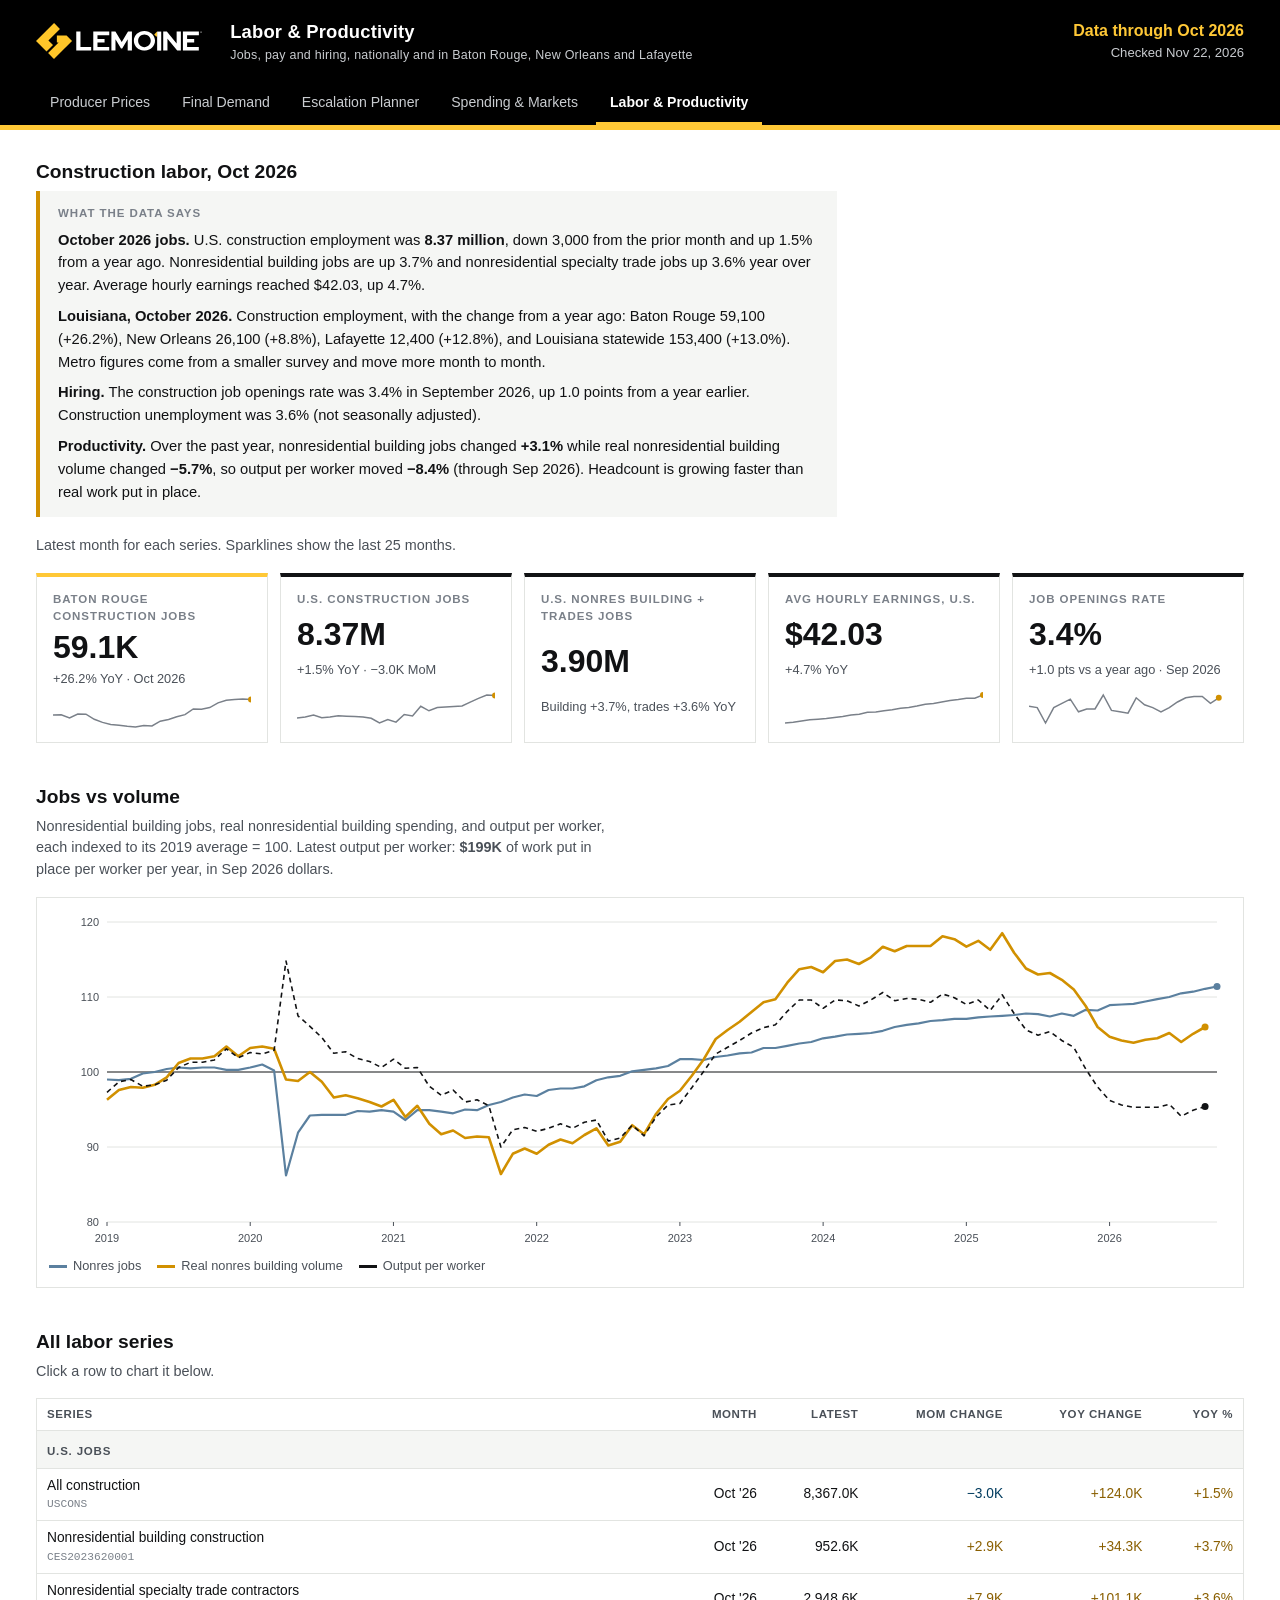
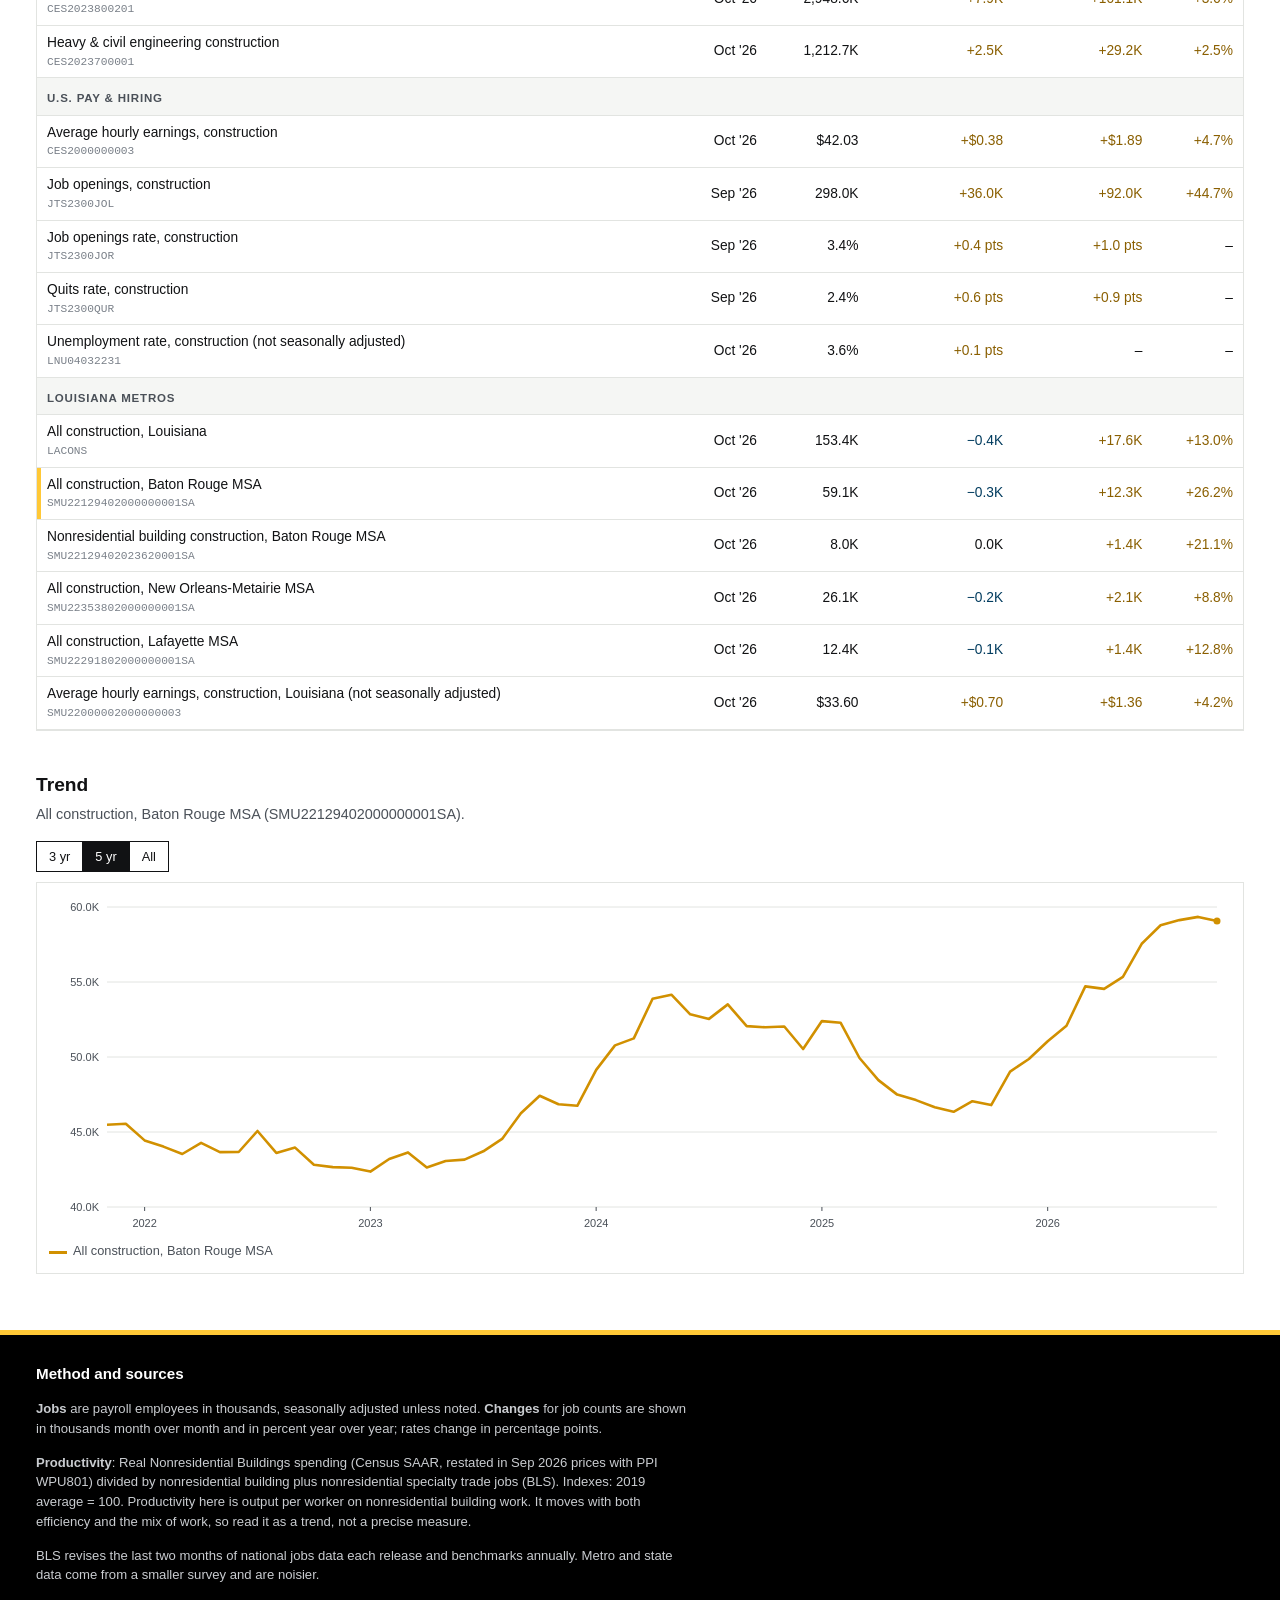
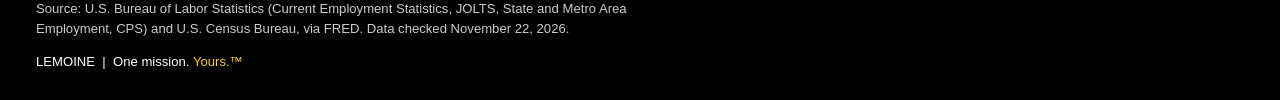
<file: site/labor.html>
<!doctype html>
<html lang="en">
<head>
<meta charset="utf-8">
<meta name="viewport" content="width=device-width, initial-scale=1, viewport-fit=cover">
<title>LEMOINE Construction Labor Dashboard</title>
<meta name="description" content="Construction jobs, pay, hiring and productivity, nationally and in Baton Rouge, New Orleans and Lafayette. Updated automatically.">
<link rel="stylesheet" href="assets/site.css?v=8">
</head>
<body>
<div class="masthead">
<header class="band">
  <div class="wrap">
    <div class="brand">
      <img src="assets/logo-reversed.svg" alt="LEMOINE" onerror="this.remove()">
      <h1>Labor &amp; Productivity<small>Jobs, pay and hiring, nationally and in Baton Rouge, New Orleans and Lafayette</small></h1>
    </div>
    <div class="stamp" id="stamp"><strong>Loading data…</strong></div>
  </div>
</header>
<nav class="tabs" aria-label="Dashboards">
  <div class="wrap"><a href="./">Producer Prices</a><a href="quarterly.html">Final Demand</a><a href="escalation.html">Escalation Planner</a><a href="spending.html">Spending &amp; Markets</a><a href="labor.html" aria-current="page">Labor &amp; Productivity</a></div>
</nav>

</div>
<main>
  <div class="wrap" id="app">
    <p class="loading" id="loading">Loading the latest BLS data…</p>
  </div>
</main>

<footer id="method">
  <div class="wrap">
    <h2>Method and sources</h2>
    <p><b>Jobs</b> are payroll employees in thousands, seasonally adjusted unless noted. <b>Changes</b> for job counts are shown in thousands month over month and in percent year over year; rates change in percentage points.</p>
    <p><b>Productivity</b>: <span id="m-prod"></span> Productivity here is output per worker on nonresidential building work. It moves with both efficiency and the mix of work, so read it as a trend, not a precise measure.</p>
    <p>BLS revises the last two months of national jobs data each release and benchmarks annually. Metro and state data come from a smaller survey and are noisier.</p>
    <p id="m-source"></p>
    <p class="tagline">LEMOINE &nbsp;|&nbsp; One mission. <span>Yours.™</span></p>
  </div>
</footer>

<script src="assets/common.js?v=8"></script>
<script>
(() => {
  'use strict';
  const { $, esc, fmtPct, fmtPts, fmtNum, fmtSigned, fmtMonth, cssVar, spark, tone, moved } = LD;
  let D, byId, state = { id: 'SMU22129402000000001SA', range: 60 };

  const fmtVal = (s, v) => v == null ? '–' : s.unit === 'jobs' ? fmtNum(v, 1) + 'K' : s.unit === 'usd' ? '$' + v.toFixed(2) : v.toFixed(1) + '%';
  const fmtChg = (s, v) => v == null ? '–' : s.unit === 'jobs' ? fmtSigned(v, 1) + 'K' : s.unit === 'usd' ? (v >= 0 ? '+$' : '−$') + Math.abs(v).toFixed(2) : fmtPts(v);

  function kpi(cls, eyebrow, val, sub, values) {
    return `<div class="kpi ${cls}"><span class="eyebrow">${eyebrow}</span><span class="val num">${val}</span><span class="sub">${sub}</span>${values ? spark(values) : ''}</div>`;
  }

  function narrative() {
    const us = byId.USCONS, nb = byId.CES2023620001, ns = byId.CES2023800201, ahe = byId.CES2000000003, jor = byId.JTS2300JOR, un = byId.LNU04032231, P = D.productivity;
    const people = (k) => fmtNum(Math.round(k * 10) * 100); // thousands -> people, to the nearest hundred
    const delta = (k) => (k == null ? 'no change reported' : Math.abs(k) < 0.05 ? 'unchanged' : `${k > 0 ? 'up' : 'down'} ${people(Math.abs(k))}`);
    const p = [];
    if (us) {
      let t = `<b>${esc(LD.fmtMonthLong(us.lastMonth))} jobs.</b> U.S. construction employment was <b>${fmtNum(us.latest / 1000, 2)} million</b>, ${delta(us.momAbs)} from the prior month and ${moved(us.yoyPct, 'up', 'down')} from a year ago.`;
      if (nb && ns) t += ` Nonresidential building jobs are ${moved(nb.yoyPct, 'up', 'down')} and nonresidential specialty trade jobs ${moved(ns.yoyPct, 'up', 'down')} year over year.`;
      if (ahe) t += ` Average hourly earnings reached $${ahe.latest.toFixed(2)}, ${moved(ahe.yoyPct, 'up', 'down')}.`;
      p.push(t);
    }
    const metros = [['SMU22129402000000001SA', 'Baton Rouge'], ['SMU22353802000000001SA', 'New Orleans'], ['SMU22291802000000001SA', 'Lafayette'], ['LACONS', 'Louisiana statewide']].map(([id, n]) => [byId[id], n]).filter(([s]) => s && s.latest != null);
    if (metros.length) p.push(`<b>Louisiana, ${esc(LD.fmtMonthLong(metros[0][0].lastMonth))}.</b> Construction employment, with the change from a year ago: ${LD.joinList(metros.map(([s, n]) => `${n} ${people(s.latest)} (${fmtPct(s.yoyPct)})`))}. Metro figures come from a smaller survey and move more month to month.`);
    let t = '';
    if (jor) t += `The construction job openings rate was ${jor.latest.toFixed(1)}% in ${esc(LD.fmtMonthLong(jor.lastMonth))}, ${jor.yoyAbs == null ? '' : Math.abs(jor.yoyAbs) < 0.05 ? 'the same as' : `${jor.yoyAbs > 0 ? 'up' : 'down'} ${Math.abs(jor.yoyAbs).toFixed(1)} points from`} a year earlier.`;
    if (un) t += ` Construction unemployment was ${un.latest.toFixed(1)}% (not seasonally adjusted).`;
    if (t) p.push(`<b>Hiring.</b> ${t.trim()}`);
    if (P.jobsYoy != null && P.volumeYoy != null) p.push(`<b>Productivity.</b> Over the past year, nonresidential building jobs changed <b>${fmtPct(P.jobsYoy)}</b> while real nonresidential building volume changed <b>${fmtPct(P.volumeYoy)}</b>, so output per worker moved <b>${fmtPct(P.perWorkerYoy)}</b> (through ${esc(fmtMonth(P.latestMonth))}). ${P.jobsYoy > P.volumeYoy ? 'Headcount is growing faster than real work put in place.' : 'Real work put in place is growing faster than headcount.'}`);
    return LD.readout(p);
  }

  function renderSummary() {
    const us = byId.USCONS, nb = byId.CES2023620001, ns = byId.CES2023800201, ahe = byId.CES2000000003, jor = byId.JTS2300JOR, br = byId.SMU22129402000000001SA;
    const nonresJobs = nb && ns ? nb.latest + ns.latest : null;
    let html = `<section id="summary" aria-labelledby="h-sum"><h2 id="h-sum">Construction labor, ${esc(D.dataMonthLabel)}</h2>${narrative()}<p class="lede">Latest month for each series. Sparklines show the last 25 months.</p><div class="kpis">`;
    if (br) html += kpi('lead', 'Baton Rouge construction jobs', fmtVal(br, br.latest), `${fmtPct(br.yoyPct)} YoY · ${fmtMonth(br.lastMonth)}`, br.history);
    if (us) html += kpi('', 'U.S. construction jobs', fmtNum(us.latest / 1000, 2) + 'M', `${fmtPct(us.yoyPct)} YoY · ${fmtChg(us, us.momAbs)} MoM`, us.history);
    if (nonresJobs) html += kpi('', 'U.S. nonres building + trades jobs', fmtNum(nonresJobs / 1000, 2) + 'M', `Building ${fmtPct(nb.yoyPct)}, trades ${fmtPct(ns.yoyPct)} YoY`);
    if (ahe) html += kpi('', 'Avg hourly earnings, U.S.', fmtVal(ahe, ahe.latest), `${fmtPct(ahe.yoyPct)} YoY`, ahe.history);
    if (jor) html += kpi('', 'Job openings rate', fmtVal(jor, jor.latest), `${fmtPts(jor.yoyAbs)} vs a year ago · ${fmtMonth(jor.lastMonth)}`, jor.history);
    html += `</div>`;
    return html + '</section>';
  }

  function renderProductivity() {
    return `<section id="prod" aria-labelledby="h-pr"><h2 id="h-pr">Jobs vs volume</h2><p class="lede">Nonresidential building jobs, real nonresidential building spending, and output per worker, each indexed to its 2019 average = 100. Latest output per worker: <b>$${fmtNum(D.productivity.latestPerWorker, 0)}K</b> of work put in place per worker per year, in ${esc(fmtMonth(D.productivity.latestMonth))} dollars.</p>
      <div class="chartbox"><svg id="pchart" role="img" aria-label="Jobs versus volume chart"></svg><div class="tip" id="ptip"></div><div class="keyline" id="pkey"></div></div></section>`;
  }

  function drawProd() {
    const P = D.productivity; const start = Math.max(0, D.months.indexOf('2019-01'));
    const f = (v) => (v == null ? '–' : v.toFixed(0));
    LD.lineChart($('#pchart'), {
      months: D.months.slice(start),
      lines: [
        { label: 'Nonres jobs', values: P.jobsIndex.slice(start), color: cssVar('--midblue'), width: 2.2 },
        { label: 'Real nonres building volume', short: 'Real volume', values: P.volumeIndex.slice(start), color: cssVar('--gold'), width: 2.6 },
        { label: 'Output per worker', short: 'Per worker', values: P.perWorkerIndex.slice(start), color: cssVar('--ink'), width: 1.6, dash: '5 4' },
      ],
      baseline: 100, yFmt: f, tipFmt: (v) => (v == null ? '–' : v.toFixed(1)), keyEl: $('#pkey'), tipEl: $('#ptip'),
    });
  }

  function renderTable() {
    let html = `<section id="table" aria-labelledby="h-tb"><h2 id="h-tb">All labor series</h2><p class="lede">Click a row to chart it below.</p><div class="tablebox"><table class="plain" style="min-width:760px"><thead><tr><th>Series</th><th>Month</th><th>Latest</th><th>MoM change</th><th>YoY change</th><th>YoY %</th></tr></thead><tbody>`;
    let g = null;
    for (const s of D.series) {
      if (s.group !== g) { html += `<tr class="grp"><th colspan="6">${esc(s.group)}</th></tr>`; g = s.group; }
      html += `<tr class="click${s.id === state.id ? ' sel' : ''}" data-id="${esc(s.id)}" tabindex="0"><td>${esc(s.name)}<span class="sub-id" title="${esc(s.title || '')}">${esc(s.id)}</span></td><td>${LD.fmtMonthShort(s.lastMonth)}</td><td>${fmtVal(s, s.latest)}</td><td class="${tone(s.momAbs)}">${fmtChg(s, s.momAbs)}</td><td class="${tone(s.yoyAbs)}">${fmtChg(s, s.yoyAbs)}</td><td class="${tone(s.yoyPct)}">${fmtPct(s.yoyPct)}</td></tr>`;
    }
    return html + `</tbody></table></div></section>`;
  }

  function renderChartShell() {
    return `<section id="chart-sec" aria-labelledby="h-ch"><h2 id="h-ch">Trend</h2><p class="lede" id="ch-lede"></p>
      <div class="toolbar"><div class="seg" role="group" aria-label="Range"><button type="button" data-range="36" aria-pressed="${state.range === 36}">3 yr</button><button type="button" data-range="60" aria-pressed="${state.range === 60}">5 yr</button><button type="button" data-range="0" aria-pressed="${state.range === 0}">All</button></div></div>
      <div class="chartbox"><svg id="chart" role="img" aria-label="Labor trend chart"></svg><div class="tip" id="tip"></div><div class="keyline" id="keyline"></div></div></section>`;
  }

  function draw() {
    const s = byId[state.id];
    $('#ch-lede').textContent = `${s.name} (${s.id}).`;
    const start = state.range ? Math.max(0, D.months.length - state.range) : 0;
    const f = (v) => fmtVal(s, v);
    LD.lineChart($('#chart'), { months: D.months.slice(start), lines: [{ label: s.name, short: s.name, values: s.history.slice(start), color: cssVar('--gold'), width: 2.6 }], yFmt: f, tipFmt: f, keyEl: $('#keyline'), tipEl: $('#tip') });
  }

  function select(id) {
    state.id = id;
    document.querySelectorAll('tr.click').forEach((r) => r.classList.toggle('sel', r.dataset.id === id));
    draw();
  }

  LD.loadJSON('labor.json').then((data) => {
    D = data; byId = Object.fromEntries(D.series.map((s) => [s.id, s]));
    if (!byId[state.id]) state.id = D.series[0].id;
    LD.setStamp(D.dataMonthLabel, D.generatedAt);
    $('#app').innerHTML = renderSummary() + renderProductivity() + renderTable() + renderChartShell();
    $('#m-prod').textContent = D.productivity.method;
    $('#m-source').textContent = `Source: ${D.source} Data checked ${new Date(D.generatedAt).toLocaleDateString('en-US', { month: 'long', day: 'numeric', year: 'numeric' })}.${D.failedSeries?.length ? ` Not refreshed on the last run: ${D.failedSeries.join(', ')}.` : ''}`;
    drawProd(); draw();
    document.addEventListener('click', (e) => {
      const r = e.target.closest('[data-range]');
      if (r) { state.range = +r.dataset.range; r.parentElement.querySelectorAll('button').forEach((b) => b.setAttribute('aria-pressed', b === r)); draw(); return; }
      const tr = e.target.closest('tr.click'); if (tr) select(tr.dataset.id);
    });
    document.addEventListener('keydown', (e) => { const tr = e.target.closest?.('tr.click'); if (tr && (e.key === 'Enter' || e.key === ' ')) { e.preventDefault(); select(tr.dataset.id); } });
    LD.onRedraw(() => { $('#summary').outerHTML = renderSummary(); drawProd(); draw(); });
  }).catch((err) => {
    $('#loading').textContent = `The data file could not be loaded (${err.message}). It appears after the next scheduled run; if it persists, check the latest GitHub Actions run.`;
    $('#stamp').innerHTML = '<strong>Data unavailable</strong>';
  });
})();
</script>
</body>
</html>
</file>
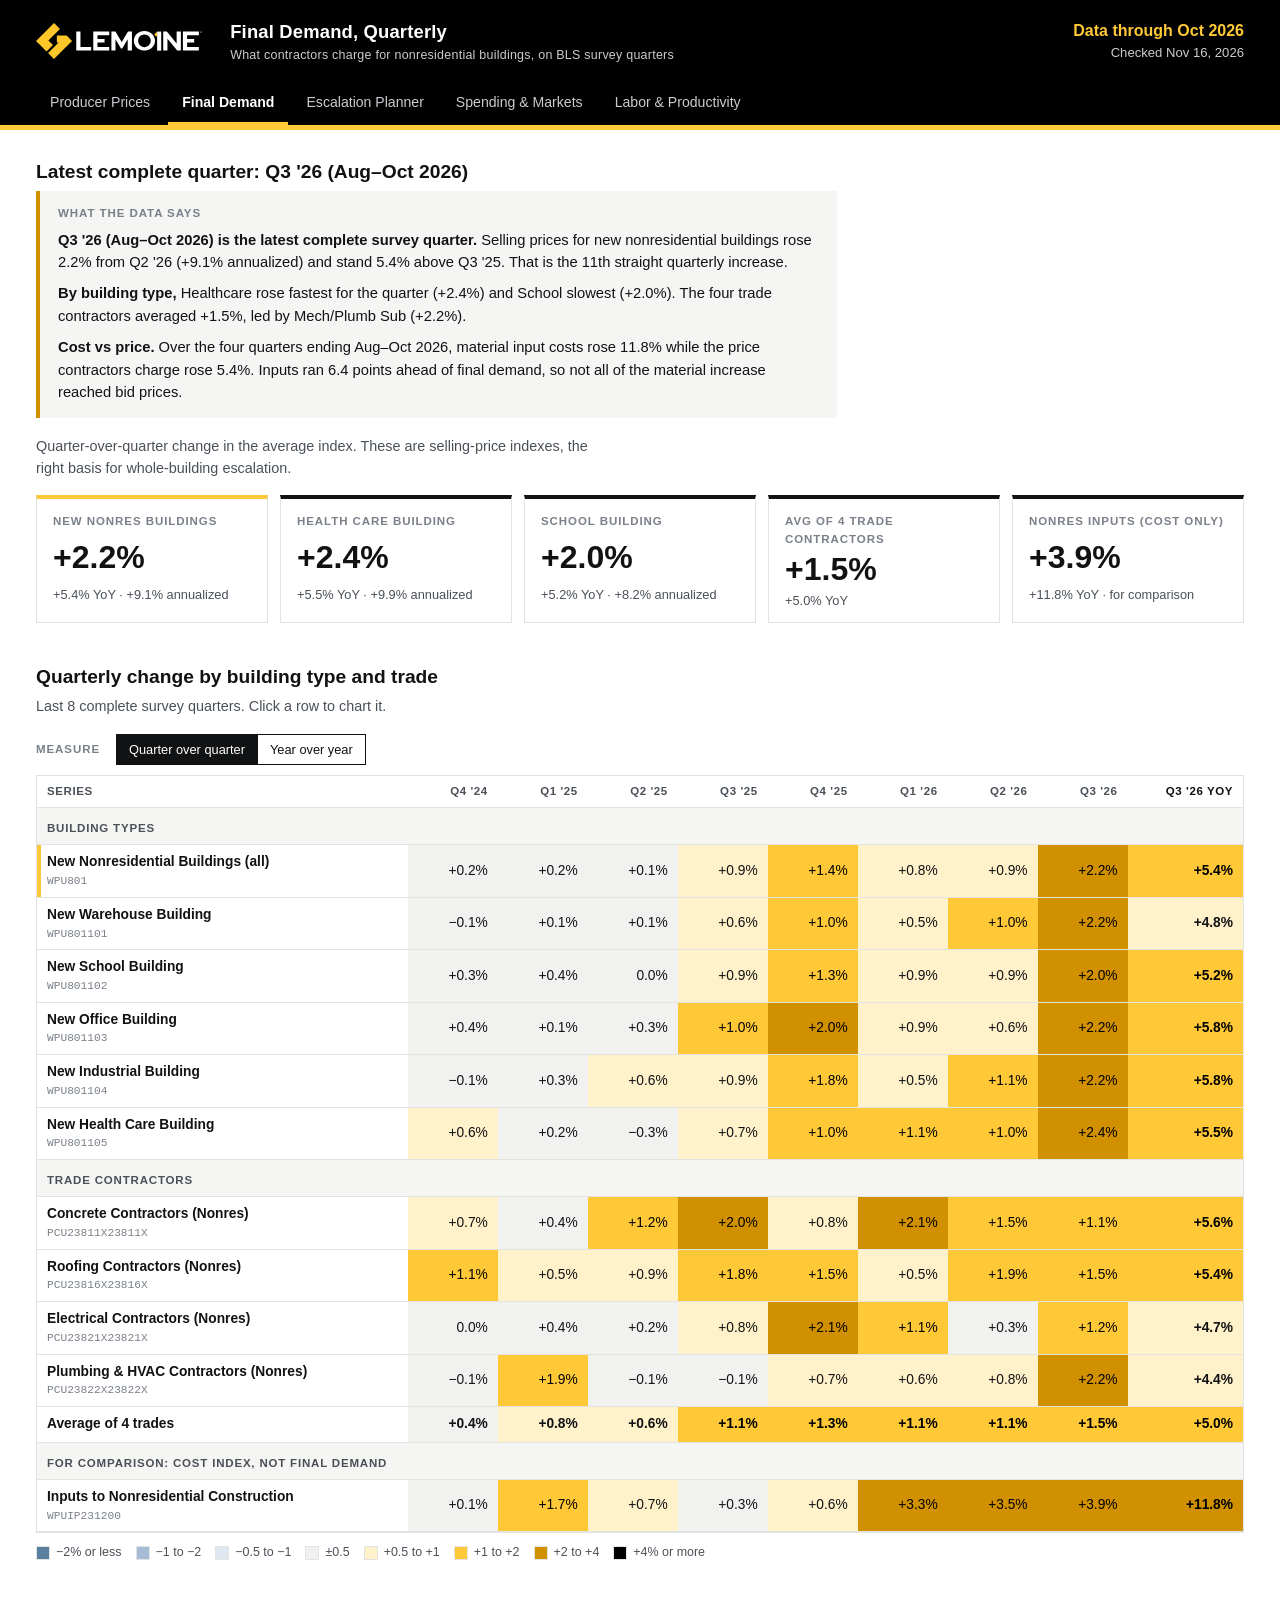
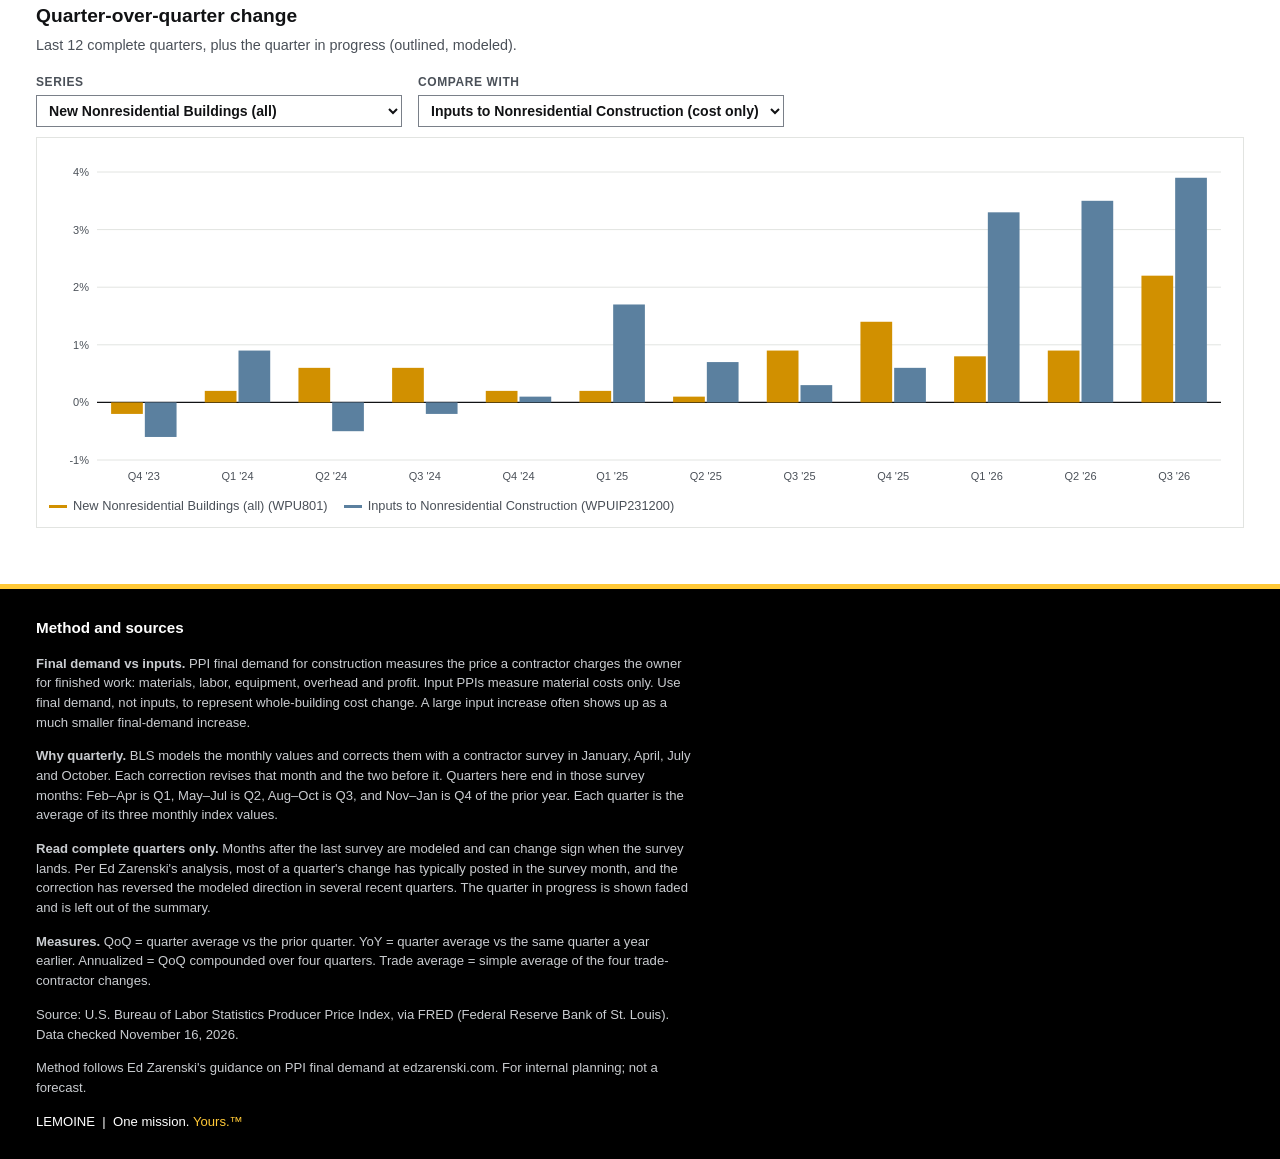
<file: site/quarterly.html>
<!doctype html>
<html lang="en">
<head>
<meta charset="utf-8">
<meta name="viewport" content="width=device-width, initial-scale=1, viewport-fit=cover">
<title>LEMOINE Final Demand Dashboard</title>
<meta name="description" content="Quarterly PPI final demand (selling price) for nonresidential buildings and trade contractors, on BLS survey quarters.">
<link rel="stylesheet" href="assets/site.css?v=8">
</head>
<body>
<div class="masthead">
<header class="band">
  <div class="wrap">
    <div class="brand">
      <img src="assets/logo-reversed.svg" alt="LEMOINE" onerror="this.remove()">
      <h1>Final Demand, Quarterly<small>What contractors charge for nonresidential buildings, on BLS survey quarters</small></h1>
    </div>
    <div class="stamp" id="stamp"><strong>Loading data…</strong></div>
  </div>
</header>
<nav class="tabs" aria-label="Dashboards">
  <div class="wrap"><a href="./">Producer Prices</a><a href="quarterly.html" aria-current="page">Final Demand</a><a href="escalation.html">Escalation Planner</a><a href="spending.html">Spending &amp; Markets</a><a href="labor.html">Labor &amp; Productivity</a></div>
</nav>
</div>

<main>
  <div class="wrap" id="app">
    <p class="loading" id="loading">Loading the latest FRED data…</p>
  </div>
</main>

<footer id="method">
  <div class="wrap">
    <h2>Method and sources</h2>
    <p><b>Final demand vs inputs.</b> PPI final demand for construction measures the price a contractor charges the owner for finished work: materials, labor, equipment, overhead and profit. Input PPIs measure material costs only. Use final demand, not inputs, to represent whole-building cost change. A large input increase often shows up as a much smaller final-demand increase.</p>
    <p><b>Why quarterly.</b> BLS models the monthly values and corrects them with a contractor survey in January, April, July and October. Each correction revises that month and the two before it. Quarters here end in those survey months: Feb–Apr is Q1, May–Jul is Q2, Aug–Oct is Q3, and Nov–Jan is Q4 of the prior year. Each quarter is the average of its three monthly index values.</p>
    <p><b>Read complete quarters only.</b> Months after the last survey are modeled and can change sign when the survey lands. Per Ed Zarenski's analysis, most of a quarter's change has typically posted in the survey month, and the correction has reversed the modeled direction in several recent quarters. The quarter in progress is shown faded and is left out of the summary.</p>
    <p><b>Measures.</b> QoQ = quarter average vs the prior quarter. YoY = quarter average vs the same quarter a year earlier. Annualized = QoQ compounded over four quarters. Trade average = simple average of the four trade-contractor changes.</p>
    <p id="m-source"></p>
    <p>Method follows Ed Zarenski's guidance on PPI final demand at edzarenski.com. For internal planning; not a forecast.</p>
    <p class="tagline">LEMOINE &nbsp;|&nbsp; One mission. <span>Yours.™</span></p>
  </div>
</footer>

<script src="assets/common.js?v=8"></script>
<script>
(() => {
  'use strict';
  const { $, esc, fmtPct, fmtMonth, cssVar, pctChange, moved } = LD;
  const N = 8; // complete quarters shown in the table
  const COMPARE = 'WPUIP231200';
  let D, byId, Q = {}, keys = [], partial = null, state = { view: 'qoq', a: 'WPU801', b: COMPARE };

  const back = (k, n) => { const [y, q] = [+k.slice(0, 4), +k.slice(6)]; const t = y * 4 + (q - 1) - n; return `${Math.floor(t / 4)}-Q${(t % 4) + 1}`; };
  // Quarterly changes are small, so the color steps are tighter than the annual heatmap.
  const qCell = (v) => v == null ? 'c-na' : v >= 4 ? 'c-u4' : v >= 2 ? 'c-u3' : v >= 1 ? 'c-u2' : v >= 0.5 ? 'c-u1' : v > -0.5 ? 'c-0' : v > -1 ? 'c-d1' : v > -2 ? 'c-d2' : 'c-d3';
  const yCell = (v) => v == null ? 'c-na' : v >= 20 ? 'c-u4' : v >= 10 ? 'c-u3' : v >= 5 ? 'c-u2' : v >= 2 ? 'c-u1' : v > -2 ? 'c-0' : v > -5 ? 'c-d1' : v > -10 ? 'c-d2' : 'c-d3';
  const qoq = (id, k) => pctChange(Q[id]?.[k]?.avg, Q[id]?.[back(k, 1)]?.avg);
  const yoy = (id, k) => pctChange(Q[id]?.[k]?.avg, Q[id]?.[back(k, 4)]?.avg);
  const ann = (id, k) => { const a = Q[id]?.[k]?.avg, b = Q[id]?.[back(k, 1)]?.avg; return a && b ? Math.round((Math.pow(a / b, 4) - 1) * 1000) / 10 : null; };
  const tradeIds = () => D.series.filter((s) => s.kind === 'trade').map((s) => s.id);
  const tradeAvg = (fn, k) => { const v = tradeIds().map((id) => fn(id, k)); return v.some((x) => x == null) ? null : Math.round(v.reduce((a, b) => a + b, 0) / v.length * 10) / 10; };

  function build() {
    const ids = D.series.filter((s) => s.kind !== 'material').map((s) => s.id).concat(COMPARE);
    for (const id of ids) { const s = byId[id]; if (!s) continue; Q[id] = Object.fromEntries(LD.surveyQuarters(D.months, s.history).map((q) => [q.key, q])); }
    const lead = Object.values(Q.WPU801 || {});
    keys = lead.filter((q) => q.complete).map((q) => q.key);
    partial = lead.find((q) => !q.complete) || null;
  }

  function narrative() {
    const k = keys.at(-1), q = Q.WPU801[k], pk = back(k, 1), yk = back(k, 4);
    const sh = (key) => esc(Q.WPU801[key]?.short || key);
    const p = [];
    let t = `<b>${esc(q.short)} (${esc(q.span)}) is the latest complete survey quarter.</b> Selling prices for new nonresidential buildings ${moved(qoq('WPU801', k))} from ${sh(pk)} (${fmtPct(ann('WPU801', k))} annualized) and stand ${Math.abs(yoy('WPU801', k) ?? 0).toFixed(1)}% ${(yoy('WPU801', k) ?? 0) >= 0 ? 'above' : 'below'} ${sh(yk)}.`;
    const dir = Math.sign(qoq('WPU801', k) || 0);
    if (dir) {
      let n = 0, kk = k;
      while (Q.WPU801[kk]?.complete && Math.sign(qoq('WPU801', kk) || 0) === dir) { n++; kk = back(kk, 1); }
      if (n >= 2) t += ` That is the ${n === 2 ? 'second' : n === 3 ? 'third' : `${n}th`} straight quarterly ${dir > 0 ? 'increase' : 'decline'}.`;
    }
    p.push(t);
    const types = D.series.filter((s) => s.kind === 'building' && s.id !== 'WPU801' && qoq(s.id, k) != null).sort((a, b) => qoq(b.id, k) - qoq(a.id, k));
    const trades = D.series.filter((s) => s.kind === 'trade' && qoq(s.id, k) != null).sort((a, b) => qoq(b.id, k) - qoq(a.id, k));
    t = '';
    if (types.length >= 2) t += `<b>By building type,</b> ${esc(types[0].short || types[0].name)} rose fastest for the quarter (${fmtPct(qoq(types[0].id, k))}) and ${esc(types.at(-1).short || types.at(-1).name)} slowest (${fmtPct(qoq(types.at(-1).id, k))}).`;
    if (trades.length) t += ` The four trade contractors averaged ${fmtPct(tradeAvg(qoq, k))}, led by ${esc(trades[0].short || trades[0].name)} (${fmtPct(qoq(trades[0].id, k))}).`;
    if (t) p.push(t.trim());
    const fy = yoy('WPU801', k), iy = yoy(COMPARE, k);
    if (fy != null && iy != null) {
      const gap = Math.round((iy - fy) * 10) / 10;
      p.push(`<b>Cost vs price.</b> Over the four quarters ending ${esc(q.span)}, material input costs ${moved(iy)} while the price contractors charge ${moved(fy)}. ${gap >= 1 ? `Inputs ran ${Math.abs(gap).toFixed(1)} points ahead of final demand, so not all of the material increase reached bid prices.` : gap <= -1 ? `Final demand ran ${Math.abs(gap).toFixed(1)} points ahead of inputs, so labor, overhead or margin added to the increase.` : 'The two moved roughly together.'}`);
    }
    return LD.readout(p);
  }

  function renderSummary() {
    const k = keys.at(-1), q = Q.WPU801[k];
    const tile = (cls, eyebrow, val, sub) => `<div class="kpi ${cls}"><span class="eyebrow">${eyebrow}</span><span class="val num">${val}</span><span class="sub">${sub}</span></div>`;
    let html = `<section id="summary" aria-labelledby="h-sum"><h2 id="h-sum">Latest complete quarter: ${esc(q.short)} (${esc(q.span)})</h2>${narrative()}<p class="lede">Quarter-over-quarter change in the average index. These are selling-price indexes, the right basis for whole-building escalation.</p><div class="kpis">`;
    const t = (id, label, cls = '') => byId[id] ? tile(cls, label, fmtPct(qoq(id, k)), `${fmtPct(yoy(id, k))} YoY · ${fmtPct(ann(id, k))} annualized`) : '';
    html += t('WPU801', 'New nonres buildings', 'lead');
    html += t('WPU801105', 'Health care building');
    html += t('WPU801102', 'School building');
    html += tile('', 'Avg of 4 trade contractors', fmtPct(tradeAvg(qoq, k)), `${fmtPct(tradeAvg(yoy, k))} YoY`);
    if (byId[COMPARE]) html += tile('', 'Nonres inputs (cost only)', fmtPct(qoq(COMPARE, k)), `${fmtPct(yoy(COMPARE, k))} YoY · for comparison`);
    html += `</div>`;
    if (partial) {
      const rel = LD.addMonths(partial.end, 1);
      html += `<p class="note warn" style="margin-top:12px"><b>${esc(partial.short)} is in progress.</b> ${partial.n} of 3 months are reported (modeled values). The survey correction arrives with the ${esc(fmtMonth(partial.end))} data, released by BLS in mid-${esc(LD.MON[+rel.slice(5, 7) - 1])} ${rel.slice(0, 4)}. Do not read the partial quarter as a trend.</p>`;
    }
    return html + '</section>';
  }

  function renderTable() {
    const shown = keys.slice(-N);
    const fn = state.view === 'qoq' ? qoq : yoy;
    const cell = state.view === 'qoq' ? qCell : yCell;
    const head = `<thead><tr><th scope="col">Series</th>${shown.map((k) => `<th scope="col" title="${esc(Q.WPU801[k].span)}">${esc(Q.WPU801[k].short)}</th>`).join('')}${partial ? `<th scope="col" title="${esc(partial.span)}: ${partial.n} of 3 months, modeled, not yet surveyed" style="opacity:.6">${esc(partial.short)} to date</th>` : ''}<th scope="col" class="cur" title="Latest complete quarter vs same quarter a year earlier">${esc(Q.WPU801[shown.at(-1)].short)} YoY</th></tr></thead>`;
    const row = (label, id, vals, part, y, cls = 'row') => `<tr class="${cls}"${id ? ` data-id="${esc(id)}" tabindex="0"` : ''}><td>${label}</td>${vals.map((v) => `<td class="cell ${cell(v)}">${fmtPct(v)}</td>`).join('')}${partial ? `<td class="cell" style="opacity:.55;font-style:italic">${fmtPct(part)}</td>` : ''}<td class="cell ${yCell(y)} latest">${fmtPct(y)}</td></tr>`;
    const nm = (s) => `<span class="nm"><span class="t">${esc(s.name)}</span><span class="id">${esc(s.id)}</span></span>`;
    const partFor = (id) => partial ? (state.view === 'qoq' ? qoq(id, partial.key) : yoy(id, partial.key)) : null;
    let body = '', g = null;
    for (const s of D.series.filter((x) => x.kind !== 'material')) {
      if (s.group !== g) { body += `<tr class="grp"><th colspan="${shown.length + 3}">${esc(s.group)}</th></tr>`; g = s.group; }
      body += row(nm(s), s.id, shown.map((k) => fn(s.id, k)), partFor(s.id), yoy(s.id, shown.at(-1)), `row${s.id === state.a ? ' sel' : ''}`);
    }
    const tp = partial ? tradeAvg(state.view === 'qoq' ? qoq : yoy, partial.key) : null;
    body += row('Average of 4 trades', null, shown.map((k) => tradeAvg(fn, k)), tp, tradeAvg(yoy, shown.at(-1)), 'avg');
    if (byId[COMPARE]) {
      body += `<tr class="grp"><th colspan="${shown.length + 3}">For comparison: cost index, not final demand</th></tr>`;
      body += row(nm(byId[COMPARE]), COMPARE, shown.map((k) => fn(COMPARE, k)), partFor(COMPARE), yoy(COMPARE, shown.at(-1)), `row${state.a === COMPARE ? ' sel' : ''}`);
    }
    const legend = state.view === 'qoq'
      ? `<span><i class="c-d3"></i>−2% or less</span><span><i class="c-d2"></i>−1 to −2</span><span><i class="c-d1"></i>−0.5 to −1</span><span><i class="c-0"></i>±0.5</span><span><i class="c-u1"></i>+0.5 to +1</span><span><i class="c-u2"></i>+1 to +2</span><span><i class="c-u3"></i>+2 to +4</span><span><i class="c-u4"></i>+4% or more</span>`
      : `<span><i class="c-d3"></i>−10% or less</span><span><i class="c-d2"></i>−5 to −10</span><span><i class="c-d1"></i>−2 to −5</span><span><i class="c-0"></i>±2</span><span><i class="c-u1"></i>+2 to +5</span><span><i class="c-u2"></i>+5 to +10</span><span><i class="c-u3"></i>+10 to +20</span><span><i class="c-u4"></i>+20% or more</span>`;
    return `<section id="table-sec" aria-labelledby="h-tb"><h2 id="h-tb">Quarterly change by building type and trade</h2><p class="lede">Last ${N} complete survey quarters. Click a row to chart it.</p>
      <div class="toolbar"><span class="eyebrow">Measure</span><div class="seg" role="group" aria-label="Measure"><button type="button" data-view="qoq" aria-pressed="${state.view === 'qoq'}">Quarter over quarter</button><button type="button" data-view="yoy" aria-pressed="${state.view === 'yoy'}">Year over year</button></div></div>
      <div class="tablebox"><table class="heat" id="t-q">${head}<tbody>${body}</tbody></table></div><div class="legend" aria-label="Color key">${legend}</div></section>`;
  }

  function options(selected, allowNone) {
    const list = D.series.filter((s) => s.kind !== 'material').concat(byId[COMPARE] ? [byId[COMPARE]] : []);
    return (allowNone ? '<option value="">None</option>' : '') + list.map((s) => `<option value="${esc(s.id)}"${s.id === selected ? ' selected' : ''}>${esc(s.name)}${s.kind === 'material' ? ' (cost only)' : ''}</option>`).join('');
  }

  function renderChartShell() {
    return `<section id="chart-sec" aria-labelledby="h-ch"><h2 id="h-ch">Quarter-over-quarter change</h2><p class="lede">Last 12 complete quarters, plus the quarter in progress (outlined, modeled).</p>
      <div class="toolbar"><label class="f">Series<select id="sel-a">${options(state.a)}</select></label><label class="f">Compare with<select id="sel-b">${options(state.b, true)}</select></label></div>
      <div class="chartbox"><svg id="qchart" role="img" aria-label="Quarterly change bar chart"></svg><div class="keyline" id="qkey"></div></div></section>`;
  }

  function drawBars() {
    const svg = $('#qchart'); if (!svg) return;
    const box = svg.getBoundingClientRect(); const W = Math.round(box.width) || 800, H = Math.round(box.height) || 320;
    const m = { l: 48, r: 10, t: 22, b: 30 };
    const ks = keys.slice(-12).concat(partial ? [partial.key] : []);
    const series = [state.a, state.b].filter((id) => id && byId[id]);
    const colors = [cssVar('--gold'), cssVar('--midblue')];
    const vals = series.map((id) => ks.map((k) => qoq(id, k)));
    const all = vals.flat().filter((v) => v != null);
    let ticks = LD.niceTicks(Math.min(0, ...all), Math.max(0, ...all), 5); const lo = ticks[0], hi = ticks.at(-1);
    const y = (v) => m.t + (1 - (v - lo) / (hi - lo || 1)) * (H - m.t - m.b);
    const band = (W - m.l - m.r) / ks.length; const gw = band * 0.72; const bw = gw / series.length;
    const ink2 = cssVar('--ink-2'), rule = cssVar('--rule'), ink = cssVar('--ink');
    let g = '';
    for (const t of ticks) g += `<line x1="${m.l}" x2="${W - m.r}" y1="${y(t)}" y2="${y(t)}" stroke="${t === 0 ? ink : rule}" stroke-width="${t === 0 ? 1.2 : 1}"/><text x="${m.l - 8}" y="${y(t) + 4}" text-anchor="end" font-size="11" fill="${ink2}">${t}%</text>`;
    const showLabels = band >= 44;
    ks.forEach((k, i) => {
      const x0 = m.l + i * band + (band - gw) / 2; const isPart = partial && k === partial.key;
      series.forEach((id, j) => {
        const v = vals[j][i]; if (v == null) return;
        const x = x0 + j * bw, top = y(Math.max(v, 0)), h = Math.max(1, Math.abs(y(v) - y(0)));
        g += isPart ? `<rect x="${x + 1}" y="${top}" width="${bw - 2}" height="${h}" fill="none" stroke="${colors[j]}" stroke-width="1.5" stroke-dasharray="3 2"><title>${esc(byId[id].name)} ${esc(Q.WPU801[k]?.short || k)} to date: ${fmtPct(v)} (modeled)</title></rect>`
          : `<rect x="${x + 1}" y="${top}" width="${bw - 2}" height="${h}" fill="${colors[j]}"><title>${esc(byId[id].name)} ${esc(Q.WPU801[k].short)} (${esc(Q.WPU801[k].span)}): ${fmtPct(v)}</title></rect>`;
        if (showLabels && series.length === 1) g += `<text x="${x + bw / 2}" y="${v >= 0 ? top - 4 : top + h + 11}" text-anchor="middle" font-size="10" fill="${ink2}">${v.toFixed(1)}</text>`;
      });
      const step = band < 40 ? 2 : 1; const q = Q.WPU801[k];
      if ((ks.length - 1 - i) % step === 0) g += `<text x="${m.l + i * band + band / 2}" y="${H - 10}" text-anchor="middle" font-size="11" fill="${ink2}"${isPart ? ' font-style="italic"' : ''}>${esc(q ? q.short : k)}</text>`;
    });
    svg.setAttribute('viewBox', `0 0 ${W} ${H}`); svg.innerHTML = g;
    $('#qkey').innerHTML = series.map((id, j) => `<span><i style="background:${colors[j]}"></i>${esc(byId[id].name)} (${esc(id)})</span>`).join('') + (partial ? `<span><i style="border:1.5px dashed ${ink2};height:8px;background:none"></i>Quarter in progress</span>` : '');
  }

  function select(id) {
    state.a = id; $('#sel-a').value = id; drawBars();
    document.querySelectorAll('#t-q tr.row').forEach((r) => r.classList.toggle('sel', r.dataset.id === id));
  }

  LD.loadJSON('data.json').then((data) => {
    D = data; byId = Object.fromEntries(D.series.map((s) => [s.id, s]));
    build();
    if (!keys.length) throw new Error('no complete quarters in data');
    LD.setStamp(D.dataMonthLabel, D.generatedAt);
    $('#app').innerHTML = renderSummary() + renderTable() + renderChartShell();
    $('#m-source').textContent = `Source: ${D.source} Data checked ${new Date(D.generatedAt).toLocaleDateString('en-US', { month: 'long', day: 'numeric', year: 'numeric' })}.`;
    drawBars();
    document.addEventListener('click', (e) => {
      const v = e.target.closest('[data-view]');
      if (v) { state.view = v.dataset.view; $('#table-sec').outerHTML = renderTable(); return; }
      const tr = e.target.closest('#t-q tr.row'); if (tr) select(tr.dataset.id);
    });
    document.addEventListener('keydown', (e) => { const tr = e.target.closest?.('#t-q tr.row'); if (tr && (e.key === 'Enter' || e.key === ' ')) { e.preventDefault(); select(tr.dataset.id); } });
    $('#sel-a').addEventListener('change', (e) => select(e.target.value));
    $('#sel-b').addEventListener('change', (e) => { state.b = e.target.value; drawBars(); });
    LD.onRedraw(drawBars);
  }).catch((err) => {
    $('#loading').textContent = `The data file could not be loaded (${err.message}). Try again in a minute; if it persists, check the latest GitHub Actions run.`;
    $('#stamp').innerHTML = '<strong>Data unavailable</strong>';
  });
})();
</script>
</body>
</html>
</file>
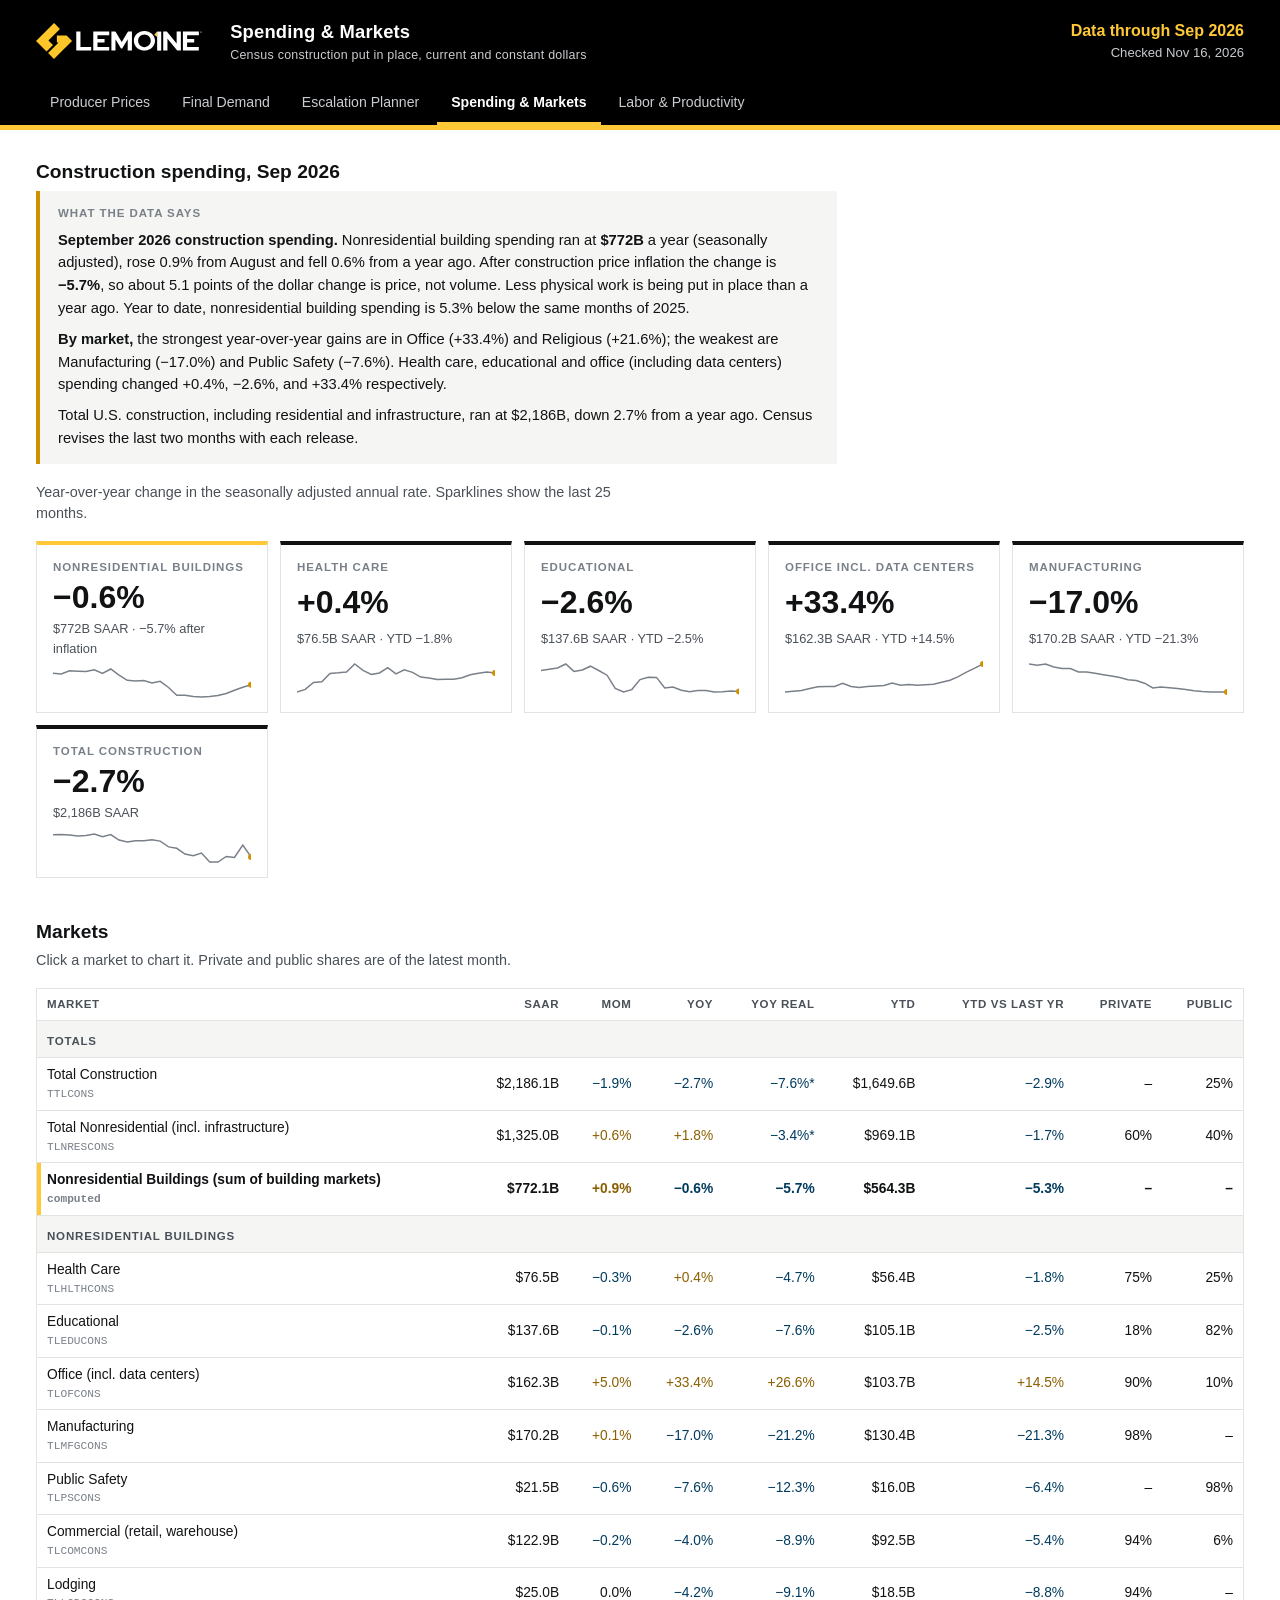
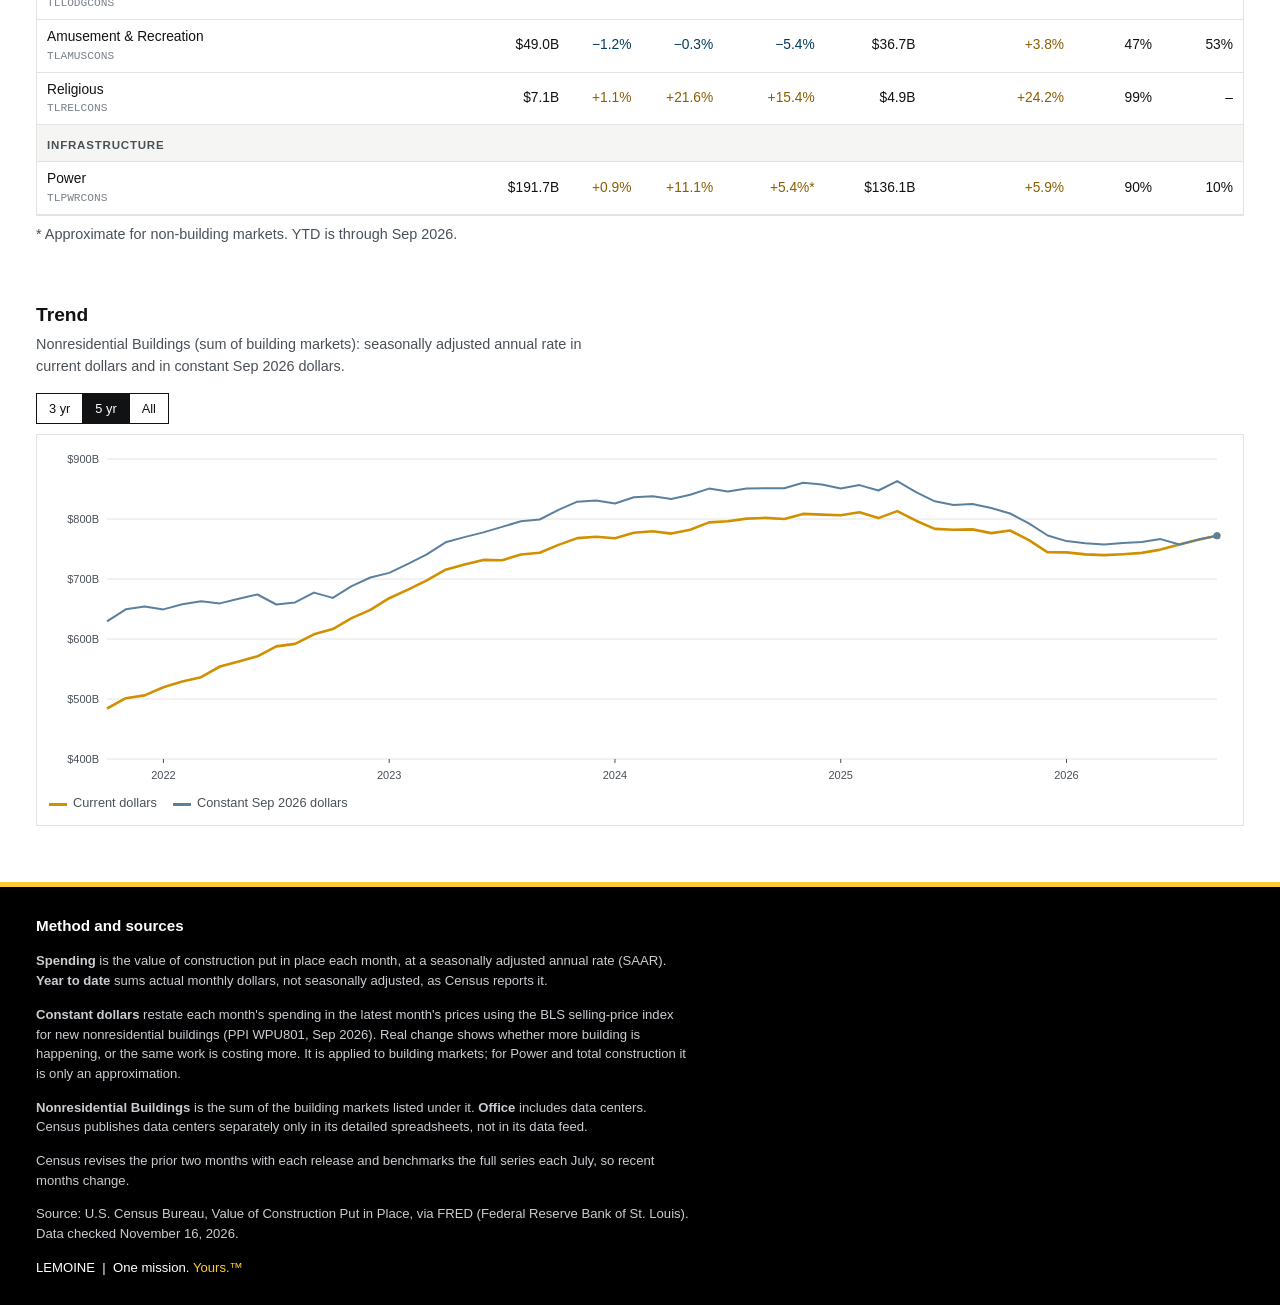
<file: site/spending.html>
<!doctype html>
<html lang="en">
<head>
<meta charset="utf-8">
<meta name="viewport" content="width=device-width, initial-scale=1, viewport-fit=cover">
<title>LEMOINE Construction Spending Dashboard</title>
<meta name="description" content="Census construction spending by market, in current and constant dollars. Updated automatically.">
<link rel="stylesheet" href="assets/site.css?v=8">
</head>
<body>
<div class="masthead">
<header class="band">
  <div class="wrap">
    <div class="brand">
      <img src="assets/logo-reversed.svg" alt="LEMOINE" onerror="this.remove()">
      <h1>Spending &amp; Markets<small>Census construction put in place, current and constant dollars</small></h1>
    </div>
    <div class="stamp" id="stamp"><strong>Loading data…</strong></div>
  </div>
</header>
<nav class="tabs" aria-label="Dashboards">
  <div class="wrap"><a href="./">Producer Prices</a><a href="quarterly.html">Final Demand</a><a href="escalation.html">Escalation Planner</a><a href="spending.html" aria-current="page">Spending &amp; Markets</a><a href="labor.html">Labor &amp; Productivity</a></div>
</nav>

</div>
<main>
  <div class="wrap" id="app">
    <p class="loading" id="loading">Loading the latest Census data…</p>
  </div>
</main>

<footer id="method">
  <div class="wrap">
    <h2>Method and sources</h2>
    <p><b>Spending</b> is the value of construction put in place each month, at a seasonally adjusted annual rate (SAAR). <b>Year to date</b> sums actual monthly dollars, not seasonally adjusted, as Census reports it.</p>
    <p><b>Constant dollars</b> restate each month's spending in the latest month's prices using the BLS selling-price index for new nonresidential buildings (PPI <span id="m-defl">WPU801</span>). Real change shows whether more building is happening, or the same work is costing more. It is applied to building markets; for Power and total construction it is only an approximation.</p>
    <p><b>Nonresidential Buildings</b> is the sum of the building markets listed under it. <b>Office</b> includes data centers. Census publishes data centers separately only in its detailed spreadsheets, not in its data feed.</p>
    <p>Census revises the prior two months with each release and benchmarks the full series each July, so recent months change.</p>
    <p id="m-source"></p>
    <p class="tagline">LEMOINE &nbsp;|&nbsp; One mission. <span>Yours.™</span></p>
  </div>
</footer>

<script src="assets/common.js?v=8"></script>
<script>
(() => {
  'use strict';
  const { $, esc, fmtPct, fmtBil, fmtMonth, cssVar, spark, tone, moved } = LD;
  let D, byKey, state = { key: 'nrbldg', range: 60 };

  function kpi(cls, eyebrow, val, sub, values) {
    return `<div class="kpi ${cls}"><span class="eyebrow">${eyebrow}</span><span class="val num">${val}</span><span class="sub">${sub}</span>${values ? spark(values) : ''}</div>`;
  }

  function narrative() {
    const t = byKey.total, nb = byKey.nrbldg, L = D.dataMonth, Ly = +L.slice(0, 4);
    const prev = LD.fmtMonthLong(LD.addMonths(L, -1)).split(' ')[0];
    const p = [];
    let s = `<b>${esc(LD.fmtMonthLong(L))} construction spending.</b> Nonresidential building spending ran at <b>${fmtBil(nb.latest, 0)}</b> a year (seasonally adjusted), ${moved(nb.mom)} from ${prev} and ${moved(nb.yoy)} from a year ago.`;
    if (nb.realYoy != null) {
      const gap = Math.round((nb.yoy - nb.realYoy) * 10) / 10;
      s += ` After construction price inflation the change is <b>${fmtPct(nb.realYoy)}</b>, so about ${Math.abs(gap).toFixed(1)} points of the dollar change is price, not volume. ${nb.realYoy < 0 ? 'Less physical work is being put in place than a year ago.' : 'Physical volume is still growing.'}`;
    }
    if (nb.ytdPct != null) s += ` Year to date, nonresidential building spending is ${Math.abs(nb.ytdPct).toFixed(1)}% ${nb.ytdPct >= 0 ? 'above' : 'below'} the same months of ${Ly - 1}.`;
    p.push(s);
    const mk = D.markets.filter((m) => m.group === 'Nonresidential Buildings' && m.yoy != null).sort((a, b) => b.yoy - a.yoy);
    const lbl = (m) => `${esc(m.name.replace(/ \(.*\)$/, ''))} (${fmtPct(m.yoy)})`;
    s = '';
    if (mk.length >= 4) s += `<b>By market,</b> the strongest year-over-year gains are in ${LD.joinList(mk.slice(0, 2).map(lbl))}; the weakest are ${LD.joinList(mk.slice(-2).reverse().map(lbl))}.`;
    const core = ['health', 'edu', 'office'].map((k) => byKey[k]).filter((m) => m && m.yoy != null);
    if (core.length) s += ` Health care, educational and office (including data centers) spending changed ${LD.joinList(core.map((m) => fmtPct(m.yoy)))} respectively.`;
    if (s) p.push(s.trim());
    if (t) p.push(`Total U.S. construction, including residential and infrastructure, ran at ${fmtBil(t.latest, 0)}, ${moved(t.yoy, 'up', 'down')} from a year ago. Census revises the last two months with each release.`);
    return LD.readout(p);
  }

  function renderSummary() {
    const t = byKey.total, nb = byKey.nrbldg, h = byKey.health, e = byKey.edu, mfg = byKey.mfg, of = byKey.office;
    let html = `<section id="summary" aria-labelledby="h-sum"><h2 id="h-sum">Construction spending, ${esc(D.dataMonthLabel)}</h2>${narrative()}<p class="lede">Year-over-year change in the seasonally adjusted annual rate. Sparklines show the last 25 months.</p><div class="kpis">`;
    html += kpi('lead', 'Nonresidential buildings', fmtPct(nb.yoy), `${fmtBil(nb.latest, 0)} SAAR · ${fmtPct(nb.realYoy)} after inflation`, nb.history);
    html += kpi('', 'Health care', fmtPct(h.yoy), `${fmtBil(h.latest)} SAAR · YTD ${fmtPct(h.ytdPct)}`, h.history);
    html += kpi('', 'Educational', fmtPct(e.yoy), `${fmtBil(e.latest)} SAAR · YTD ${fmtPct(e.ytdPct)}`, e.history);
    html += kpi('', 'Office incl. data centers', fmtPct(of.yoy), `${fmtBil(of.latest)} SAAR · YTD ${fmtPct(of.ytdPct)}`, of.history);
    html += kpi('', 'Manufacturing', fmtPct(mfg.yoy), `${fmtBil(mfg.latest)} SAAR · YTD ${fmtPct(mfg.ytdPct)}`, mfg.history);
    html += kpi('', 'Total construction', fmtPct(t.yoy), `${fmtBil(t.latest, 0)} SAAR`, t.history);
    html += `</div>`;
    return html + '</section>';
  }

  function renderTable() {
    let html = `<section id="markets" aria-labelledby="h-mk"><h2 id="h-mk">Markets</h2><p class="lede">Click a market to chart it. Private and public shares are of the latest month.</p><div class="tablebox"><table class="plain" style="min-width:860px"><thead><tr><th>Market</th><th>SAAR</th><th>MoM</th><th>YoY</th><th>YoY real</th><th>YTD</th><th>YTD vs last yr</th><th>Private</th><th>Public</th></tr></thead><tbody>`;
    let g = null;
    for (const m of D.markets) {
      if (m.group !== g) { html += `<tr class="grp"><th colspan="9">${esc(m.group)}</th></tr>`; g = m.group; }
      const id = m.ids.saar ? `<span class="sub-id">${esc(m.ids.saar)}</span>` : '<span class="sub-id">computed</span>';
      html += `<tr class="click${m.key === state.key ? ' sel' : ''}${m.key === 'nrbldg' ? ' total' : ''}" data-key="${m.key}" tabindex="0"><td>${esc(m.name)}${id}</td><td>${fmtBil(m.latest)}</td><td class="${tone(m.mom)}">${fmtPct(m.mom)}</td><td class="${tone(m.yoy)}">${fmtPct(m.yoy)}</td><td class="${tone(m.realYoy)}">${m.building || m.key === 'nrbldg' ? fmtPct(m.realYoy) : `<span title="Approximate: deflated with a building price index">${fmtPct(m.realYoy)}*</span>`}</td><td>${fmtBil(m.ytd)}</td><td class="${tone(m.ytdPct)}">${fmtPct(m.ytdPct)}</td><td>${m.privateShare == null ? '–' : m.privateShare.toFixed(0) + '%'}</td><td>${m.publicShare == null ? '–' : m.publicShare.toFixed(0) + '%'}</td></tr>`;
    }
    return html + `</tbody></table></div><p class="lede" style="margin-top:8px">* Approximate for non-building markets. YTD is through ${esc(D.dataMonthLabel)}.</p></section>`;
  }

  function renderChartShell() {
    return `<section id="chart-sec" aria-labelledby="h-ch"><h2 id="h-ch">Trend</h2><p class="lede" id="ch-lede"></p>
      <div class="toolbar"><div class="seg" role="group" aria-label="Range"><button type="button" data-range="36" aria-pressed="${state.range === 36}">3 yr</button><button type="button" data-range="60" aria-pressed="${state.range === 60}">5 yr</button><button type="button" data-range="0" aria-pressed="${state.range === 0}">All</button></div></div>
      <div class="chartbox"><svg id="chart" role="img" aria-label="Spending trend chart"></svg><div class="tip" id="tip"></div><div class="keyline" id="keyline"></div></div></section>`;
  }

  function draw() {
    const m = byKey[state.key];
    $('#ch-lede').textContent = `${m.name}: seasonally adjusted annual rate in current dollars and in constant ${D.dataMonthLabel} dollars.`;
    const start = state.range ? Math.max(0, D.months.length - state.range) : 0;
    const b = (v) => (v == null ? '–' : '$' + (v / 1000).toFixed(v >= 100000 ? 0 : 1) + 'B');
    LD.lineChart($('#chart'), {
      months: D.months.slice(start),
      lines: [
        { label: 'Current dollars', values: m.history.slice(start), color: cssVar('--gold'), width: 2.6 },
        { label: `Constant ${D.dataMonthLabel} dollars`, short: 'Constant $', values: m.realHistory.slice(start), color: cssVar('--midblue'), width: 2 },
      ],
      yFmt: b, tipFmt: b, keyEl: $('#keyline'), tipEl: $('#tip'),
    });
  }

  function select(key) {
    state.key = key;
    document.querySelectorAll('tr.click').forEach((r) => r.classList.toggle('sel', r.dataset.key === key));
    draw();
  }

  LD.loadJSON('spending.json').then((data) => {
    D = data; byKey = Object.fromEntries(D.markets.map((m) => [m.key, m]));
    LD.setStamp(D.dataMonthLabel, D.generatedAt);
    $('#app').innerHTML = renderSummary() + renderTable() + renderChartShell();
    $('#m-defl').textContent = `${D.deflator.id}, ${fmtMonth(D.deflator.month)}`;
    $('#m-source').textContent = `Source: ${D.source} Data checked ${new Date(D.generatedAt).toLocaleDateString('en-US', { month: 'long', day: 'numeric', year: 'numeric' })}.${D.failedSeries?.length ? ` Not refreshed on the last run: ${D.failedSeries.join(', ')}.` : ''}`;
    draw();
    document.addEventListener('click', (e) => {
      const r = e.target.closest('[data-range]');
      if (r) { state.range = +r.dataset.range; r.parentElement.querySelectorAll('button').forEach((b) => b.setAttribute('aria-pressed', b === r)); draw(); return; }
      const tr = e.target.closest('tr.click'); if (tr) select(tr.dataset.key);
    });
    document.addEventListener('keydown', (e) => { const tr = e.target.closest?.('tr.click'); if (tr && (e.key === 'Enter' || e.key === ' ')) { e.preventDefault(); select(tr.dataset.key); } });
    LD.onRedraw(() => { $('#summary').outerHTML = renderSummary(); draw(); });
  }).catch((err) => {
    $('#loading').textContent = `The data file could not be loaded (${err.message}). It appears after the next scheduled run; if it persists, check the latest GitHub Actions run.`;
    $('#stamp').innerHTML = '<strong>Data unavailable</strong>';
  });
})();
</script>
</body>
</html>
</file>
<file: site/assets/site.css>
/* LEMOINE Construction Dashboards: shared styles. Layout: black brand band with page tabs, then summary, tables, tools. */
:root {
  --yellow: #FFC836;
  --gold: #D19000;
  --navy: #003B5E;
  --midblue: #5B809F;
  --ltblue: #A6BCD6;
  --ink: #111214;
  --ink-2: #4a5058;
  --ink-3: #7a8089;
  --paper: #ffffff;
  --paper-2: #f5f6f4;
  --rule: #e2e4e1;
  --band: #000000;
  --band-ink: #ffffff;
  --cell-0: #f1f2ef;
  --up-1: #fff1c9;
  --up-2: #FFC836;
  --up-3: #D19000;
  --up-4: #000000;
  --up-4-ink: #FFC836;
  --dn-1: #dfe7f0;
  --dn-2: #A6BCD6;
  --dn-3: #5B809F;
  --focus: #003B5E;
  --up-text: #8a5f00;
  --dn-text: #003B5E;
  --font: Aptos, "Segoe UI", Arial, Helvetica, sans-serif;
  --mono: "Cascadia Mono", Consolas, "SF Mono", Menlo, monospace;
  color-scheme: light;
}
@media (prefers-color-scheme: dark) {
  :root {
    --ink: #eceeea;
    --ink-2: #b4b9bf;
    --ink-3: #8a9097;
    --paper: #121314;
    --paper-2: #1b1d1f;
    --rule: #2c2f33;
    --band: #000000;
    --cell-0: #222528;
    --up-1: #4a3d14;
    --up-2: #a37a10;
    --up-3: #D19000;
    --up-4: #FFC836;
    --up-4-ink: #000000;
    --dn-1: #1f2d3a;
    --dn-2: #33536f;
    --dn-3: #5B809F;
    --focus: #A6BCD6;
    --up-text: #FFC836;
    --dn-text: #A6BCD6;
    color-scheme: dark;
  }
}
* { box-sizing: border-box; }
html, body { margin: 0; }
body { background: var(--paper); color: var(--ink); font: 15px/1.5 var(--font); -webkit-font-smoothing: antialiased; }
.wrap { max-width: 1240px; margin: 0 auto; padding-left: max(16px, env(safe-area-inset-left, 0px)); padding-right: max(16px, env(safe-area-inset-right, 0px)); }
a { color: inherit; }
:focus-visible { outline: 2px solid var(--focus); outline-offset: 2px; }
.num { font-variant-numeric: tabular-nums; }

/* Brand band */
header.band { background: var(--band); color: var(--band-ink); border-bottom: 5px solid var(--yellow); }
header .wrap { display: flex; flex-wrap: wrap; align-items: center; justify-content: space-between; gap: 16px; padding-block: 18px; }
.brand { display: flex; align-items: center; gap: 28px; min-width: 0; }
.brand img { height: 36px; width: auto; display: block; flex: none; }
.brand h1 { margin: 0; font-size: 1.15rem; font-weight: 600; letter-spacing: .01em; }
.brand h1 small { display: block; font-size: .78rem; font-weight: 400; color: #c9ccd0; letter-spacing: .02em; }
.stamp { text-align: right; font-size: .82rem; color: #c9ccd0; }
.stamp strong { display: block; color: var(--yellow); font-size: 1rem; font-weight: 600; }

nav.jump { border-bottom: 1px solid var(--rule); background: var(--paper); }
nav.jump .wrap { display: flex; gap: 4px 20px; flex-wrap: wrap; padding-block: 10px; font-size: .85rem; }
nav.jump a { text-decoration: none; color: var(--ink-2); padding: 2px 0; border-bottom: 2px solid transparent; }
nav.jump a:hover { color: var(--ink); border-bottom-color: var(--yellow); }

main .wrap { display: grid; grid-template-columns: minmax(0, 1fr); gap: 40px; padding-block: 28px 56px; }
main section { min-width: 0; }
section > h2 { font-size: 1.2rem; margin: 0 0 4px; text-wrap: balance; }
.lede { margin: 0 0 16px; color: var(--ink-2); font-size: .9rem; max-width: 72ch; }
.eyebrow { font-size: .72rem; text-transform: uppercase; letter-spacing: .08em; color: var(--ink-3); font-weight: 600; }

/* KPI row */
.kpis { display: grid; grid-template-columns: repeat(auto-fit, minmax(210px, 1fr)); gap: 12px; }
.kpi { border: 1px solid var(--rule); border-top: 4px solid var(--ink); padding: 14px 16px 12px; display: grid; gap: 4px; background: var(--paper); min-width: 0; }
.kpi.lead { border-top-color: var(--yellow); }
.kpi .val { font-size: 2rem; font-weight: 700; line-height: 1.1; }
.kpi .sub { font-size: .8rem; color: var(--ink-2); }
.kpi svg { width: 100%; height: 34px; display: block; margin-top: 4px; }
.gap-note { margin-top: 14px; padding: 12px 16px; background: var(--paper-2); border-left: 4px solid var(--gold); font-size: .9rem; }
.gap-note b { font-variant-numeric: tabular-nums; }
.readout { margin: 0 0 18px; padding: 14px 18px; background: var(--paper-2); border-left: 4px solid var(--gold); max-width: 96ch; }
.readout .eyebrow { display: block; margin-bottom: 6px; }
.readout p { margin: 0 0 8px; font-size: .92rem; line-height: 1.55; }
.readout p:last-child { margin-bottom: 0; }
.readout b { font-variant-numeric: tabular-nums; }

/* Tables (WORKING_RULES rule 33): words left, numbers and dates right, headers follow their column, Total row has a thin top border. */
/* Heatmap tables */
.tablebox { overflow-x: auto; border: 1px solid var(--rule); }
table.heat { border-collapse: collapse; width: 100%; min-width: 820px; font-size: .86rem; }
.heat th, .heat td { padding: 7px 10px; text-align: right; white-space: nowrap; border-bottom: 1px solid var(--rule); }
.heat thead th { position: sticky; top: 0; background: var(--paper); font-size: .72rem; text-transform: uppercase; letter-spacing: .05em; color: var(--ink-2); font-weight: 600; vertical-align: bottom; }
.heat thead th.cur { color: var(--ink); }
.heat th:first-child, .heat td:first-child { text-align: left; position: sticky; left: 0; background: var(--paper); z-index: 1; }
.heat tr.grp th { text-align: left; background: var(--paper-2); font-size: .72rem; text-transform: uppercase; letter-spacing: .07em; color: var(--ink-2); padding-top: 12px; }
.heat tbody tr.row { cursor: pointer; }
.heat tbody tr.row:hover td:first-child, .heat tbody tr.row.sel td:first-child { box-shadow: inset 4px 0 0 var(--yellow); }
.heat td.cell { font-variant-numeric: tabular-nums; min-width: 68px; }
.heat td.cell.latest { font-weight: 700; }
.heat td.mom { color: var(--ink-2); font-variant-numeric: tabular-nums; font-size: .8rem; }
.heat tr.avg td { font-weight: 700; border-top: 1px solid var(--ink); }
.nm { display: flex; flex-direction: column; }
.nm .t { font-weight: 600; }
.nm .id { font-family: var(--mono); font-size: .7rem; color: var(--ink-3); text-decoration: none; }
.nm .id:hover { text-decoration: underline; }
.flag { display: inline-block; margin-left: 6px; font-size: .66rem; font-weight: 700; letter-spacing: .04em; text-transform: uppercase; padding: 1px 6px; border: 1px solid currentColor; color: var(--gold); vertical-align: 1px; }
.flag.info { color: var(--midblue); }
.c-0 { background: var(--cell-0); }
.c-u1 { background: var(--up-1); }
.c-u2 { background: var(--up-2); color: #000; }
.c-u3 { background: var(--up-3); color: #000; }
.c-u4 { background: var(--up-4); color: var(--up-4-ink); }
.c-d1 { background: var(--dn-1); }
.c-d2 { background: var(--dn-2); color: #000; }
.c-d3 { background: var(--dn-3); color: #fff; }
.c-na { color: var(--ink-3); }
.legend { display: flex; flex-wrap: wrap; align-items: center; gap: 6px 14px; margin-top: 10px; font-size: .78rem; color: var(--ink-2); }
.legend span { display: inline-flex; align-items: center; gap: 6px; }
.legend i { width: 14px; height: 14px; display: inline-block; border: 1px solid var(--rule); }
.toolbar { display: flex; flex-wrap: wrap; gap: 8px 16px; align-items: center; margin-bottom: 10px; font-size: .85rem; }

/* Controls */
.seg { display: inline-flex; border: 1px solid var(--ink); }
.seg button { font: inherit; font-size: .8rem; padding: 5px 12px; border: 0; background: var(--paper); color: var(--ink); cursor: pointer; }
.seg button + button { border-left: 1px solid var(--ink); }
.seg button[aria-pressed="true"] { background: var(--ink); color: var(--paper); }
select, input[type="text"] { font: inherit; font-size: .88rem; padding: 6px 8px; border: 1px solid var(--ink-3); background: var(--paper); color: var(--ink); max-width: 100%; }
label.f { display: grid; gap: 4px; font-size: .75rem; text-transform: uppercase; letter-spacing: .05em; color: var(--ink-2); font-weight: 600; min-width: 0; }

/* Trend chart */
.chartbox { border: 1px solid var(--rule); padding: 12px; position: relative; }
.chartbox svg { width: 100%; height: 340px; display: block; }
.tip { position: absolute; pointer-events: none; background: var(--ink); color: var(--paper); font-size: .78rem; padding: 6px 8px; white-space: nowrap; display: none; }
.keyline { display: flex; flex-wrap: wrap; gap: 4px 16px; font-size: .8rem; color: var(--ink-2); margin-top: 6px; }
.keyline i { display: inline-block; width: 18px; height: 3px; vertical-align: middle; margin-right: 6px; }

/* Movers */
.movers { display: grid; grid-template-columns: repeat(auto-fit, minmax(300px, 1fr)); gap: 24px; }
.mv h3 { font-size: .95rem; margin: 0 0 8px; }
.bar { display: grid; grid-template-columns: minmax(0, 150px) 1fr 64px; align-items: center; gap: 10px; font-size: .85rem; padding: 4px 0; cursor: pointer; }
.bar .track { height: 14px; background: var(--paper-2); position: relative; }
.bar .fill { position: absolute; top: 0; bottom: 0; left: 0; }
.bar .v { text-align: right; font-weight: 700; font-variant-numeric: tabular-nums; }
.bar .lab { overflow: hidden; text-overflow: ellipsis; white-space: nowrap; }

/* Escalation */
.calc { display: grid; grid-template-columns: repeat(auto-fit, minmax(200px, 1fr)); gap: 16px; align-items: end; }
.calc-out { margin-top: 18px; display: grid; grid-template-columns: repeat(auto-fit, minmax(170px, 1fr)); gap: 12px; }
.calc-out div { background: var(--paper-2); padding: 12px 14px; display: grid; gap: 2px; }
.calc-out b { font-size: 1.4rem; font-variant-numeric: tabular-nums; }
.calc-out .hero { background: var(--ink); color: var(--paper); }
.calc-out .hero .eyebrow { color: var(--yellow); }

/* Footer */
footer { border-top: 5px solid var(--yellow); background: var(--band); color: #c9ccd0; font-size: .82rem; }
footer .wrap { padding-block: 28px; display: grid; gap: 14px; }
footer h2 { color: #fff; font-size: .95rem; margin: 0; }
footer dl { display: grid; grid-template-columns: max-content 1fr; gap: 4px 16px; margin: 0; }
footer dt { color: #fff; font-weight: 600; }
footer dd { margin: 0; }
footer p { margin: 0; max-width: 90ch; }
.tagline { color: #fff; }
.tagline span { color: var(--yellow); }

.loading { padding: 40px 0; color: var(--ink-2); }
@media (max-width: 640px) {
  .kpi .val { font-size: 1.6rem; }
  .stamp { text-align: left; }
  footer dl { grid-template-columns: 1fr; }
  .chartbox svg { height: 260px; }
}
@media (prefers-reduced-motion: reduce) { * { transition: none !important; } }

/* Page tabs */
nav.jump .wrap { gap: 2px 4px; padding-block: 0; }
nav.tabs { background: var(--band); }
nav.tabs .wrap { display: flex; flex-wrap: wrap; gap: 0 4px; }
nav.tabs a { color: #c9ccd0; text-decoration: none; font-size: .88rem; padding: 10px 14px 9px; border-bottom: 3px solid transparent; }
nav.tabs a:hover { color: #fff; }
nav.tabs a[aria-current="page"] { color: #fff; border-bottom-color: var(--yellow); font-weight: 600; }
header.band { border-bottom: 0; }
nav.tabs { border-bottom: 5px solid var(--yellow); }
nav.jump .wrap { padding-block: 10px; gap: 4px 20px; }

/* Shared bits for new pages */
.note { padding: 12px 16px; background: var(--paper-2); border-left: 4px solid var(--midblue); font-size: .9rem; max-width: 90ch; }
.note.warn { border-left-color: var(--gold); }
.note b { font-variant-numeric: tabular-nums; }
.grid2 { display: grid; grid-template-columns: repeat(auto-fit, minmax(320px, 1fr)); gap: 24px; }
table.plain { border-collapse: collapse; width: 100%; font-size: .86rem; }
.plain th, .plain td { padding: 7px 10px; border-bottom: 1px solid var(--rule); text-align: right; white-space: nowrap; font-variant-numeric: tabular-nums; }
.plain th:first-child, .plain td:first-child { text-align: left; white-space: normal; }
.plain thead th { font-size: .72rem; text-transform: uppercase; letter-spacing: .05em; color: var(--ink-2); font-weight: 600; vertical-align: bottom; }
.plain tr.grp th { text-align: left; background: var(--paper-2); font-size: .72rem; text-transform: uppercase; letter-spacing: .07em; color: var(--ink-2); padding-top: 12px; }
.plain tr.total td { font-weight: 700; border-top: 1px solid var(--ink); }
.plain tr.click { cursor: pointer; }
.plain tr.click:hover td:first-child, .plain tr.click.sel td:first-child { box-shadow: inset 4px 0 0 var(--yellow); }
.pos { color: var(--up-text); } .neg { color: var(--dn-text); }
.sub-id { display: block; font-family: var(--mono); font-size: .7rem; color: var(--ink-3); }
.form-row { display: grid; grid-template-columns: repeat(auto-fit, minmax(190px, 1fr)); gap: 16px; align-items: end; }
input[type="month"], input[type="number"] { font: inherit; font-size: .88rem; padding: 6px 8px; border: 1px solid var(--ink-3); background: var(--paper); color: var(--ink); max-width: 100%; }
.radio { display: flex; flex-wrap: wrap; gap: 6px 16px; font-size: .88rem; }
.radio label { display: inline-flex; gap: 6px; align-items: center; cursor: pointer; }
.timeline { position: relative; height: 54px; margin: 18px 0 6px; }
.timeline .bar { position: absolute; top: 18px; height: 14px; background: var(--ink); display: block; padding: 0; }
.timeline .mark { position: absolute; top: 6px; width: 2px; height: 38px; background: var(--gold); }
.timeline .lbl { position: absolute; top: 40px; font-size: .72rem; color: var(--ink-2); white-space: nowrap; transform: translateX(-50%); }
.timeline .lbl.top { top: -8px; }

/* Sticky masthead. Compacts after scrolling. */
html.sticky .masthead { position: sticky; top: 0; z-index: 20; }
html.sticky .masthead nav.jump { box-shadow: 0 1px 0 var(--rule); }
html.sticky header.band .wrap, html.sticky .brand img, html.sticky .brand h1 { transition: padding .18s ease, height .18s ease, font-size .18s ease; }
html.sticky.scrolled header.band .wrap { padding-block: 8px; }
html.sticky.scrolled .brand img { height: 24px; }
html.sticky.scrolled .brand h1 { font-size: 1rem; }
html.sticky.scrolled .brand h1 small { display: none; }
html.sticky.scrolled .stamp { font-size: .74rem; }
html.sticky.scrolled .stamp strong { font-size: .86rem; display: inline; margin-right: 8px; }
html.sticky.scrolled nav.tabs a { padding-block: 7px 6px; }
html.sticky main section, html.sticky footer { scroll-margin-top: calc(var(--mast-h, 140px) + 12px); }
@media (max-width: 640px) {
  html.sticky.scrolled .stamp, html.sticky.scrolled nav.jump { display: none; }
}
</file>
